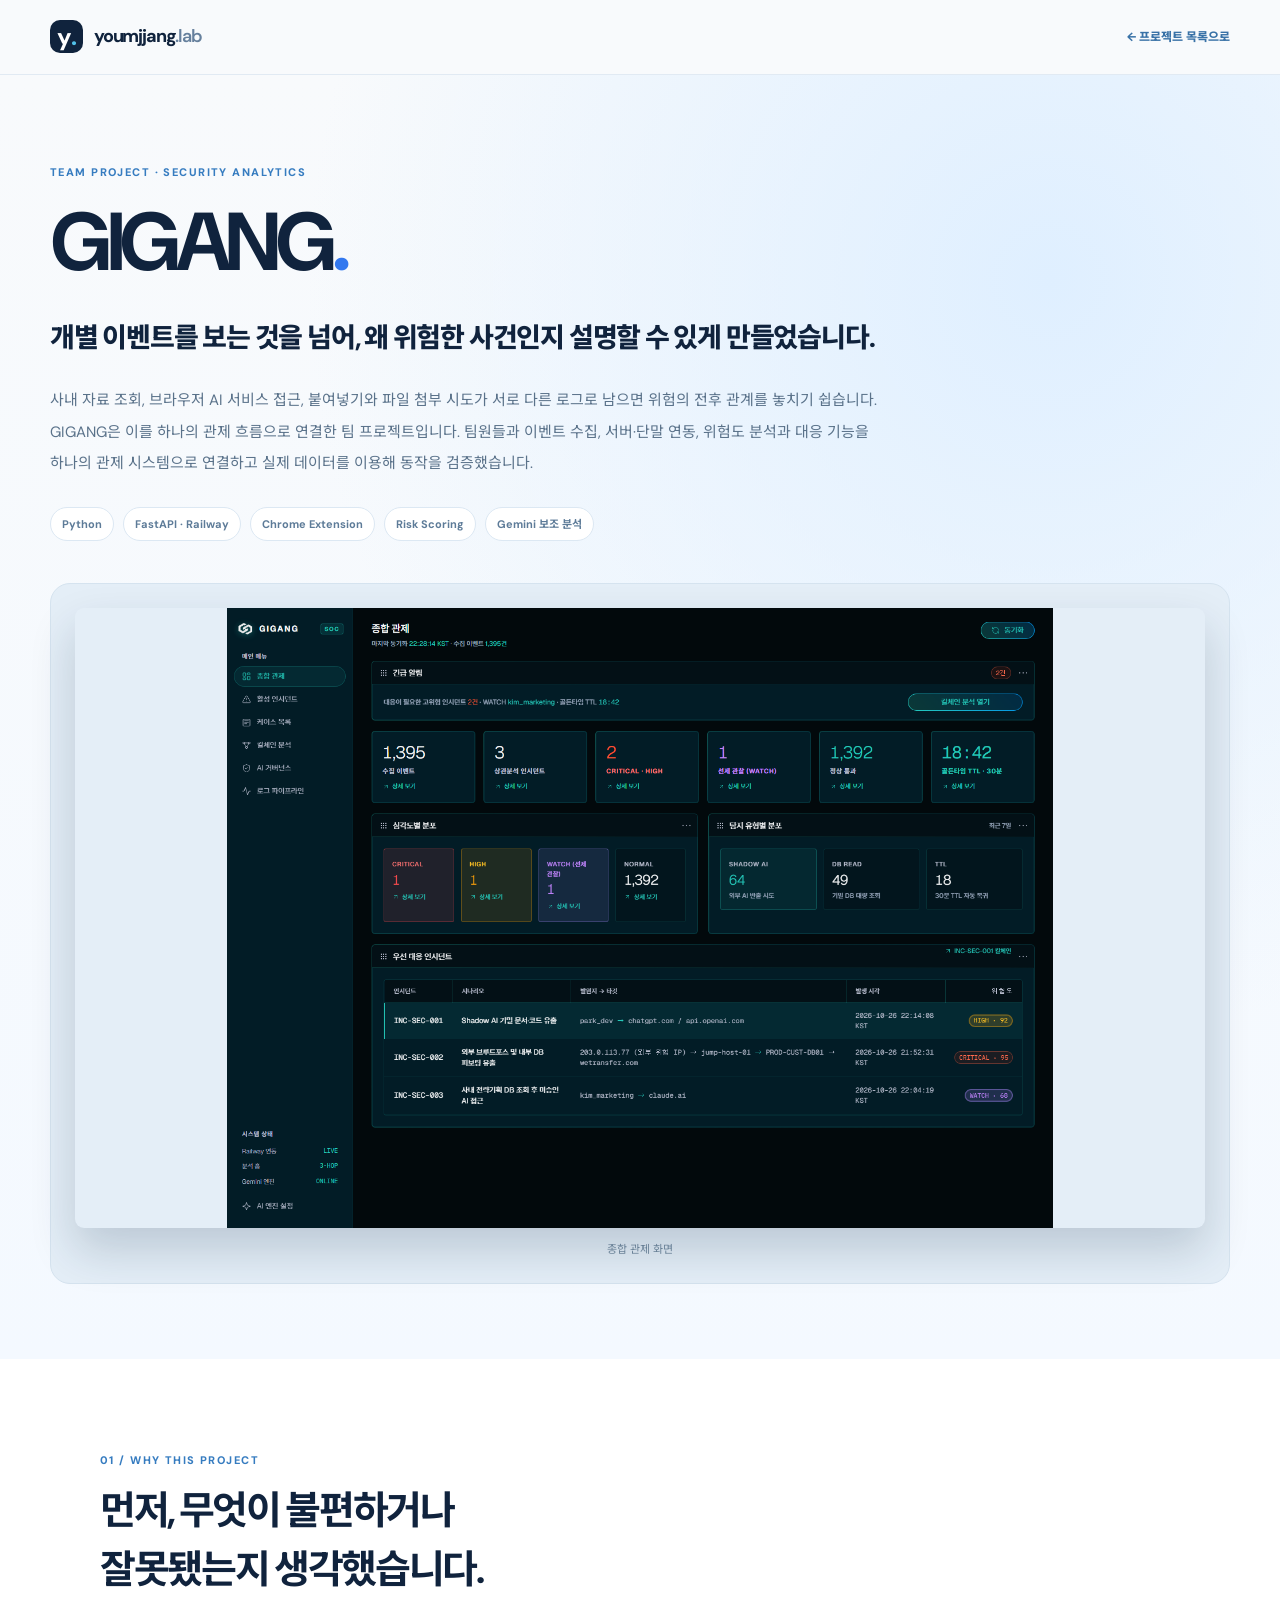
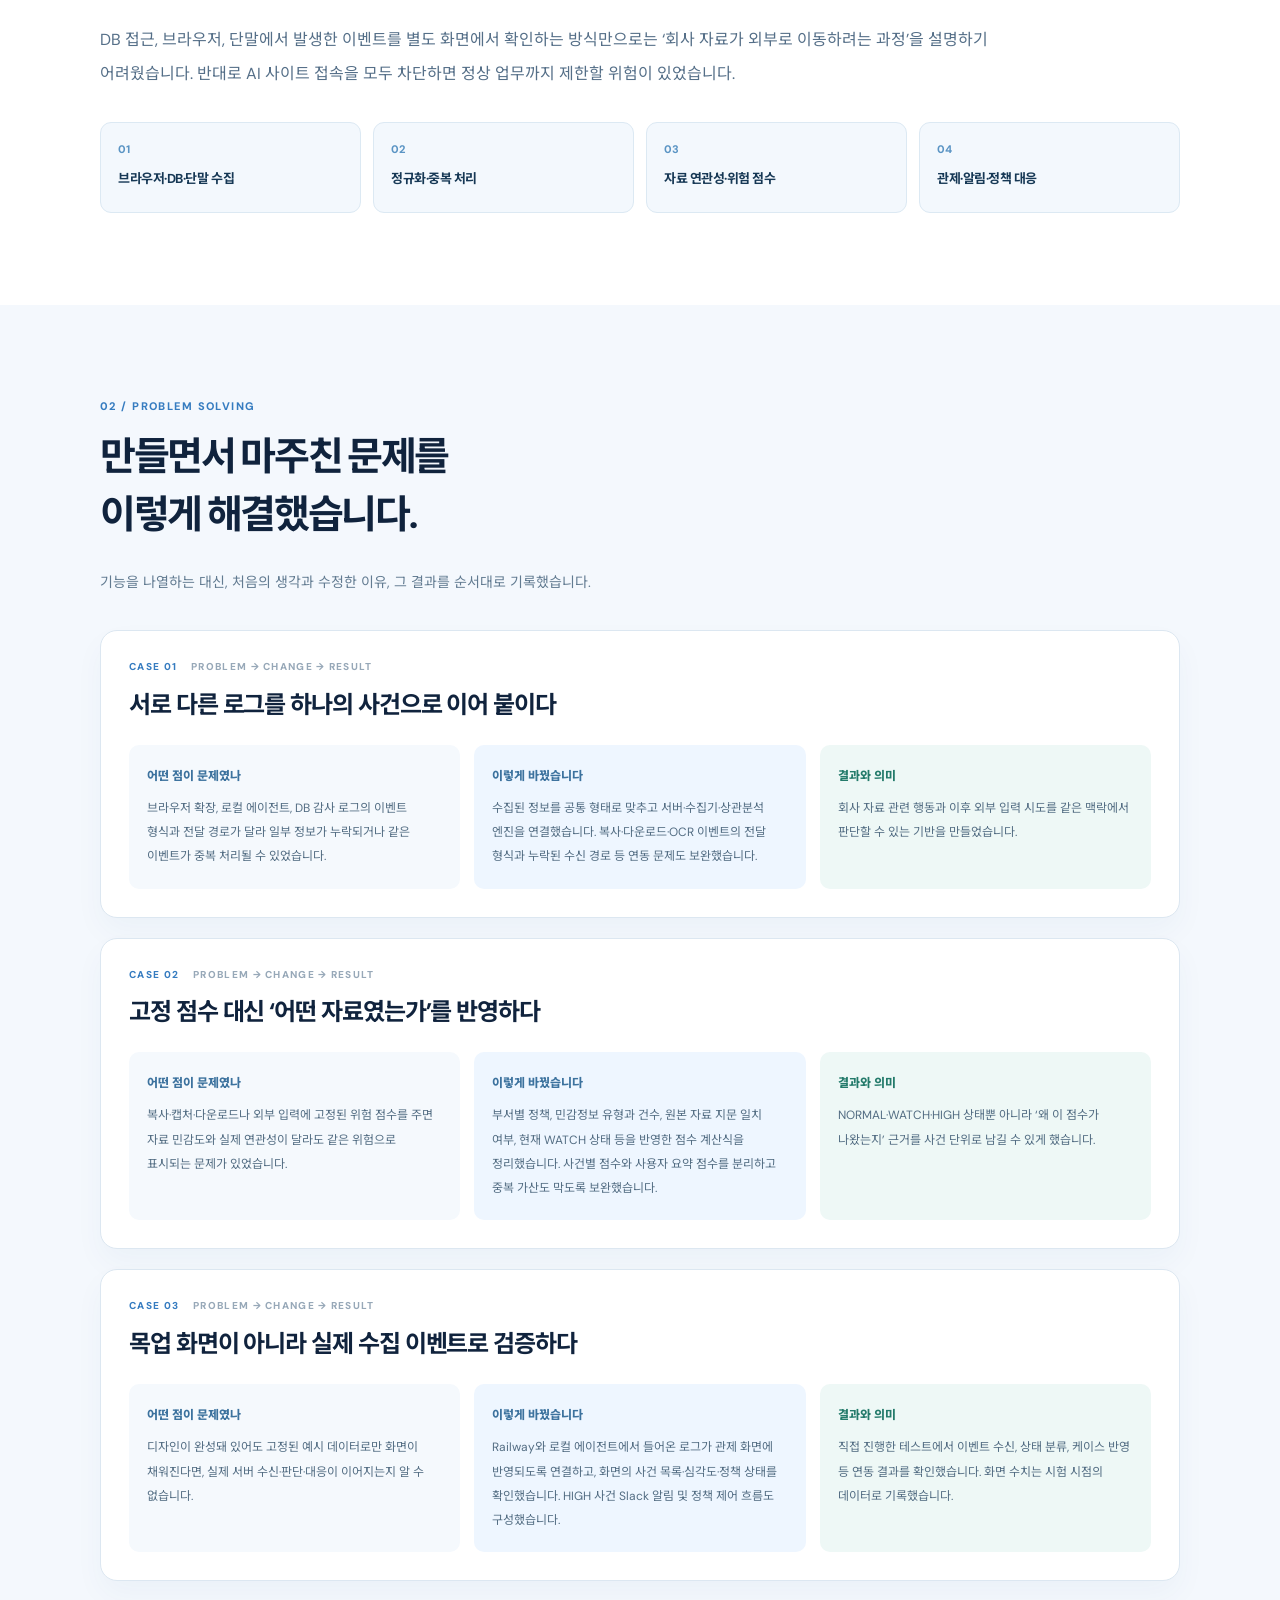
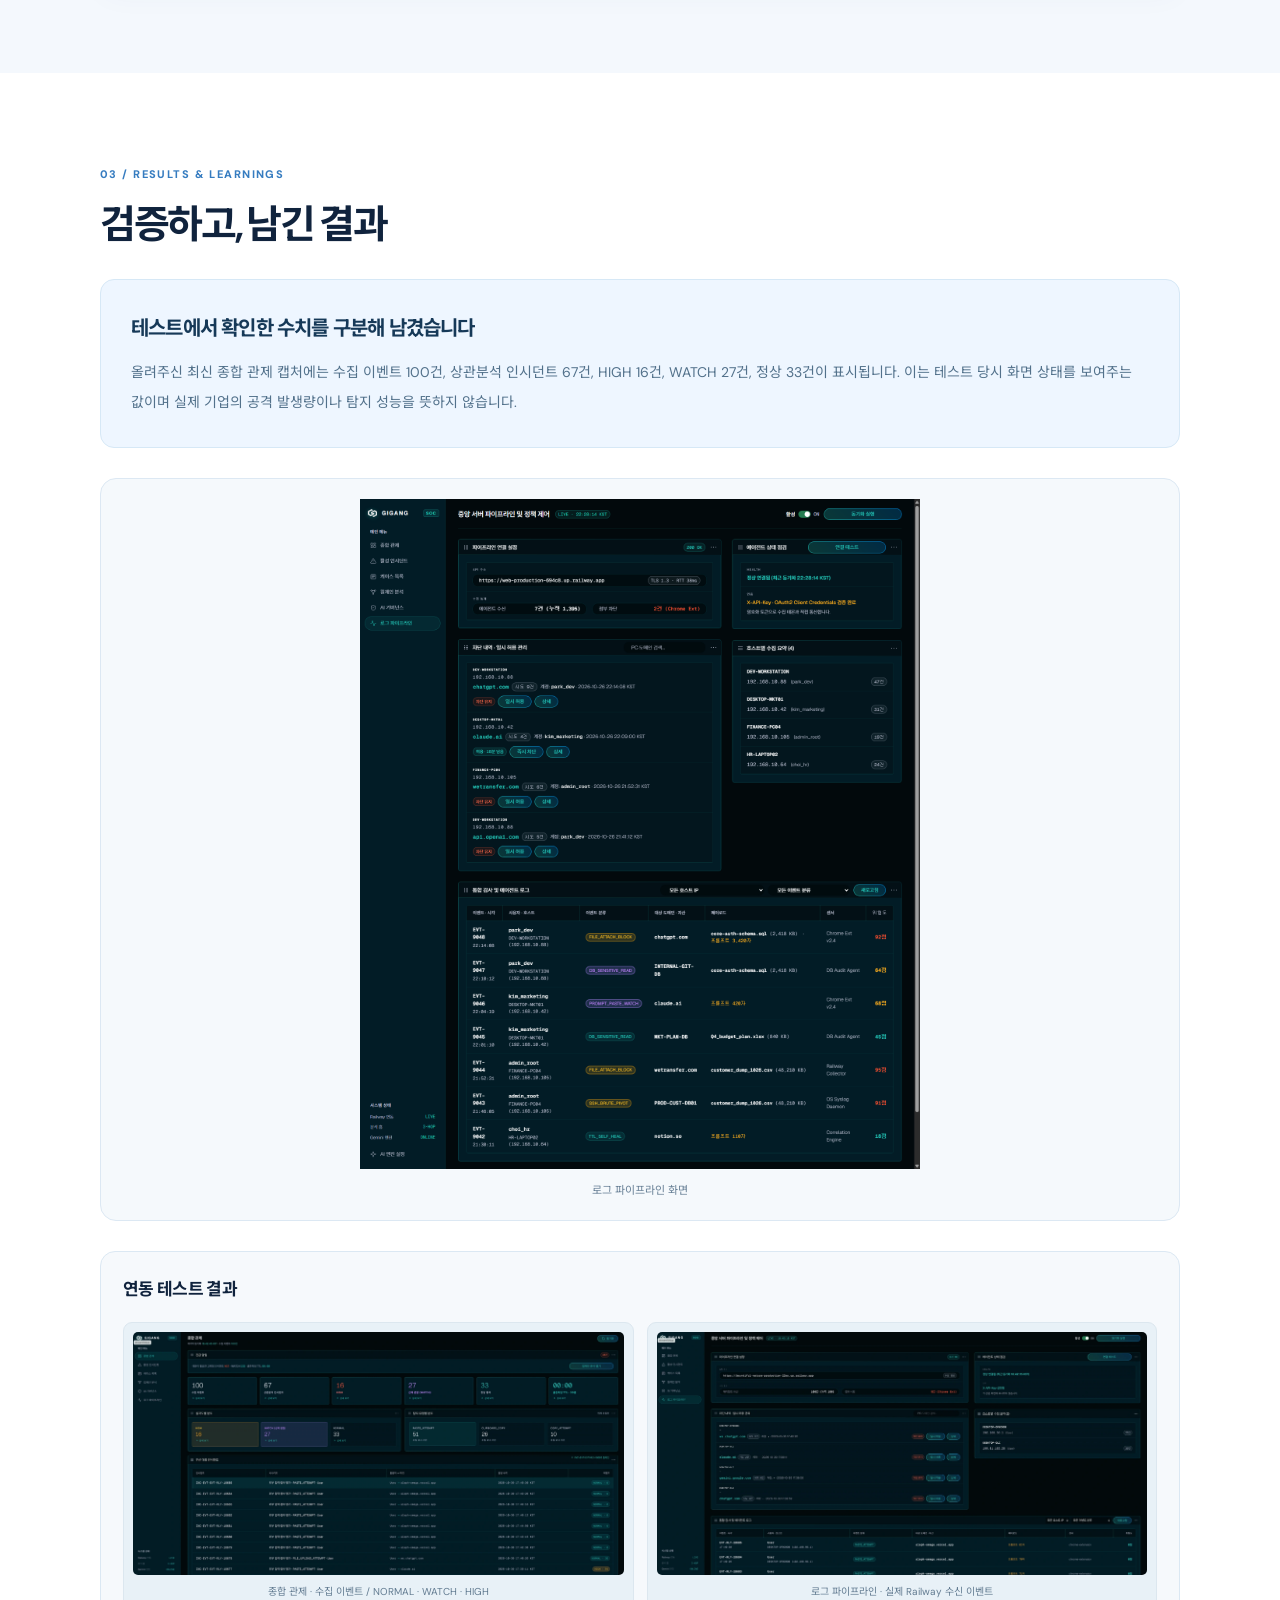
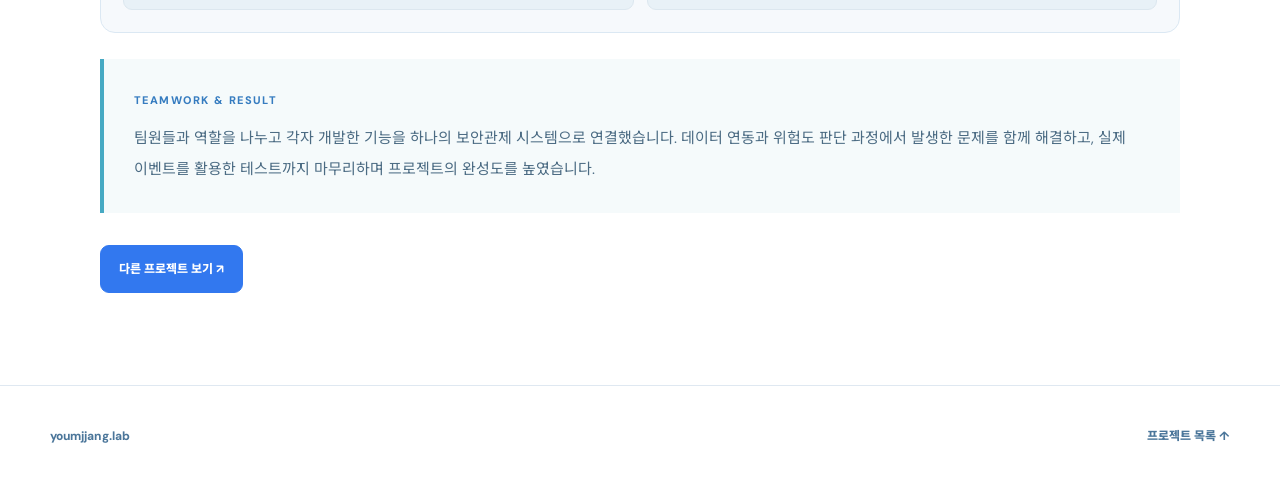
<file: gigang.html>
<!doctype html>
<html lang="ko"><head><meta charset="utf-8"><meta name="viewport" content="width=device-width,initial-scale=1"><meta name="theme-color" content="#f8fafc">
<meta name="description" content="GIGANG 프로젝트에서 고민한 문제, 구현과 개선 과정, 결과를 소개합니다.">
<title>GIGANG | 문제 해결 과정 — youmjjang.lab</title>
<link rel="preconnect" href="https://fonts.googleapis.com"><link rel="preconnect" href="https://fonts.gstatic.com" crossorigin>
<link href="https://fonts.googleapis.com/css2?family=DM+Sans:wght@400;500;600;700;800&family=Noto+Sans+KR:wght@400;500;600;700;800&display=swap" rel="stylesheet">
<link rel="stylesheet" href="./styles.css"><link rel="stylesheet" href="./project-detail.css"></head>
<body>
<a class="skip" href="#story-main">본문으로 건너뛰기</a>
<header class="story-header"><div class="wrap story-header-inner"><a class="brand" href="./index.html"><span class="brand-icon">y<span>.</span></span>youmjjang<span class="brand-light">.lab</span></a><a class="story-back" href="./index.html#projects">← 프로젝트 목록으로</a></div></header>
<main id="story-main"><section class="story-hero"><div class="wrap">
<div class="story-eyebrow">TEAM PROJECT · SECURITY ANALYTICS</div><h1>GIGANG<span>.</span></h1>
<p class="story-subtitle">개별 이벤트를 보는 것을 넘어, 왜 위험한 사건인지 설명할 수 있게 만들었습니다.</p><p class="story-intro">사내 자료 조회, 브라우저 AI 서비스 접근, 붙여넣기와 파일 첨부 시도가 서로 다른 로그로 남으면 위험의 전후 관계를 놓치기 쉽습니다. GIGANG은 이를 하나의 관제 흐름으로 연결한 팀 프로젝트입니다. 팀원들과 이벤트 수집, 서버·단말 연동, 위험도 분석과 대응 기능을 하나의 관제 시스템으로 연결하고 실제 데이터를 이용해 동작을 검증했습니다.</p>
<div class="story-tags"><span>Python</span><span>FastAPI · Railway</span><span>Chrome Extension</span><span>Risk Scoring</span><span>Gemini 보조 분석</span></div>
<figure class="story-hero-figure"><img src="./assets/gigang-overview-hd.png" alt="GIGANG 종합 관제 고화질 실제 화면" loading="eager"><figcaption>종합 관제 화면</figcaption></figure>
</div></section>
<section class="story-section"><div class="wrap story-width"><div class="story-label">01 / WHY THIS PROJECT</div>
<h2>먼저, 무엇이 불편하거나<br>잘못됐는지 생각했습니다.</h2>
<p class="story-lead">DB 접근, 브라우저, 단말에서 발생한 이벤트를 별도 화면에서 확인하는 방식만으로는 ‘회사 자료가 외부로 이동하려는 과정’을 설명하기 어려웠습니다. 반대로 AI 사이트 접속을 모두 차단하면 정상 업무까지 제한할 위험이 있었습니다.</p>
<div class="story-flow"><div><small>01</small><b>브라우저·DB·단말 수집</b></div><div><small>02</small><b>정규화·중복 처리</b></div><div><small>03</small><b>자료 연관성·위험 점수</b></div><div><small>04</small><b>관제·알림·정책 대응</b></div></div></div></section>
<section class="story-section story-section-alt"><div class="wrap story-width"><div class="story-label">02 / PROBLEM SOLVING</div>
<h2>만들면서 마주친 문제를<br>이렇게 해결했습니다.</h2>
<p class="story-section-intro">기능을 나열하는 대신, 처음의 생각과 수정한 이유, 그 결과를 순서대로 기록했습니다.</p>
<div class="story-cases"><article class="story-case"><div class="story-case-number">CASE 01 <span>PROBLEM → CHANGE → RESULT</span></div><h3>서로 다른 로그를 하나의 사건으로 이어 붙이다</h3><div class="story-case-steps"><div><span>어떤 점이 문제였나</span><p>브라우저 확장, 로컬 에이전트, DB 감사 로그의 이벤트 형식과 전달 경로가 달라 일부 정보가 누락되거나 같은 이벤트가 중복 처리될 수 있었습니다.</p></div><div><span>이렇게 바꿨습니다</span><p>수집된 정보를 공통 형태로 맞추고 서버·수집기·상관분석 엔진을 연결했습니다. 복사·다운로드·OCR 이벤트의 전달 형식과 누락된 수신 경로 등 연동 문제도 보완했습니다.</p></div><div><span>결과와 의미</span><p>회사 자료 관련 행동과 이후 외부 입력 시도를 같은 맥락에서 판단할 수 있는 기반을 만들었습니다.</p></div></div></article>
<article class="story-case"><div class="story-case-number">CASE 02 <span>PROBLEM → CHANGE → RESULT</span></div><h3>고정 점수 대신 ‘어떤 자료였는가’를 반영하다</h3><div class="story-case-steps"><div><span>어떤 점이 문제였나</span><p>복사·캡처·다운로드나 외부 입력에 고정된 위험 점수를 주면 자료 민감도와 실제 연관성이 달라도 같은 위험으로 표시되는 문제가 있었습니다.</p></div><div><span>이렇게 바꿨습니다</span><p>부서별 정책, 민감정보 유형과 건수, 원본 자료 지문 일치 여부, 현재 WATCH 상태 등을 반영한 점수 계산식을 정리했습니다. 사건별 점수와 사용자 요약 점수를 분리하고 중복 가산도 막도록 보완했습니다.</p></div><div><span>결과와 의미</span><p>NORMAL·WATCH·HIGH 상태뿐 아니라 ‘왜 이 점수가 나왔는지’ 근거를 사건 단위로 남길 수 있게 했습니다.</p></div></div></article>
<article class="story-case"><div class="story-case-number">CASE 03 <span>PROBLEM → CHANGE → RESULT</span></div><h3>목업 화면이 아니라 실제 수집 이벤트로 검증하다</h3><div class="story-case-steps"><div><span>어떤 점이 문제였나</span><p>디자인이 완성돼 있어도 고정된 예시 데이터로만 화면이 채워진다면, 실제 서버 수신·판단·대응이 이어지는지 알 수 없습니다.</p></div><div><span>이렇게 바꿨습니다</span><p>Railway와 로컬 에이전트에서 들어온 로그가 관제 화면에 반영되도록 연결하고, 화면의 사건 목록·심각도·정책 상태를 확인했습니다. HIGH 사건 Slack 알림 및 정책 제어 흐름도 구성했습니다.</p></div><div><span>결과와 의미</span><p>직접 진행한 테스트에서 이벤트 수신, 상태 분류, 케이스 반영 등 연동 결과를 확인했습니다. 화면 수치는 시험 시점의 데이터로 기록했습니다.</p></div></div></article></div></div></section>
<section class="story-section"><div class="wrap story-width"><div class="story-label">03 / RESULTS & LEARNINGS</div>
<h2>검증하고, 남긴 결과</h2><div class="story-result"><h3>테스트에서 확인한 수치를 구분해 남겼습니다</h3><p>올려주신 최신 종합 관제 캡처에는 수집 이벤트 100건, 상관분석 인시던트 67건, HIGH 16건, WATCH 27건, 정상 33건이 표시됩니다. 이는 테스트 당시 화면 상태를 보여주는 값이며 실제 기업의 공격 발생량이나 탐지 성능을 뜻하지 않습니다.</p></div>
<figure class="story-secondary"><img src="./assets/gigang-pipeline-hd.png" loading="lazy" alt="GIGANG 로그 파이프라인 고화질 실제 화면"><figcaption>로그 파이프라인 화면</figcaption></figure>
<div class="test-photos"><h3>연동 테스트 결과</h3>

<div class="test-photos-grid">
<figure><img src="./assets/gigang-overview-test-hd.webp" loading="lazy" alt="2026년 10월 30일 GIGANG 종합 관제 테스트"><figcaption>종합 관제 · 수집 이벤트 / NORMAL · WATCH · HIGH</figcaption></figure>
<figure><img src="./assets/gigang-pipeline-test-hd.webp" loading="lazy" alt="2026년 10월 30일 GIGANG 파이프라인 테스트"><figcaption>로그 파이프라인 · 실제 Railway 수신 이벤트</figcaption></figure>
</div></div><div class="story-reflection"><span>TEAMWORK & RESULT</span><p>팀원들과 역할을 나누고 각자 개발한 기능을 하나의 보안관제 시스템으로 연결했습니다. 데이터 연동과 위험도 판단 과정에서 발생한 문제를 함께 해결하고, 실제 이벤트를 활용한 테스트까지 마무리하며 프로젝트의 완성도를 높였습니다.</p></div>
<div class="story-cta"><a class="story-button story-button-primary" href="./index.html#projects">다른 프로젝트 보기 ↗</a></div>
</div></section>
</main><footer class="story-footer"><div class="wrap"><a href="./index.html">youmjjang.lab</a><a href="./index.html#projects">프로젝트 목록 ↑</a></div></footer>
</body></html>
</file>
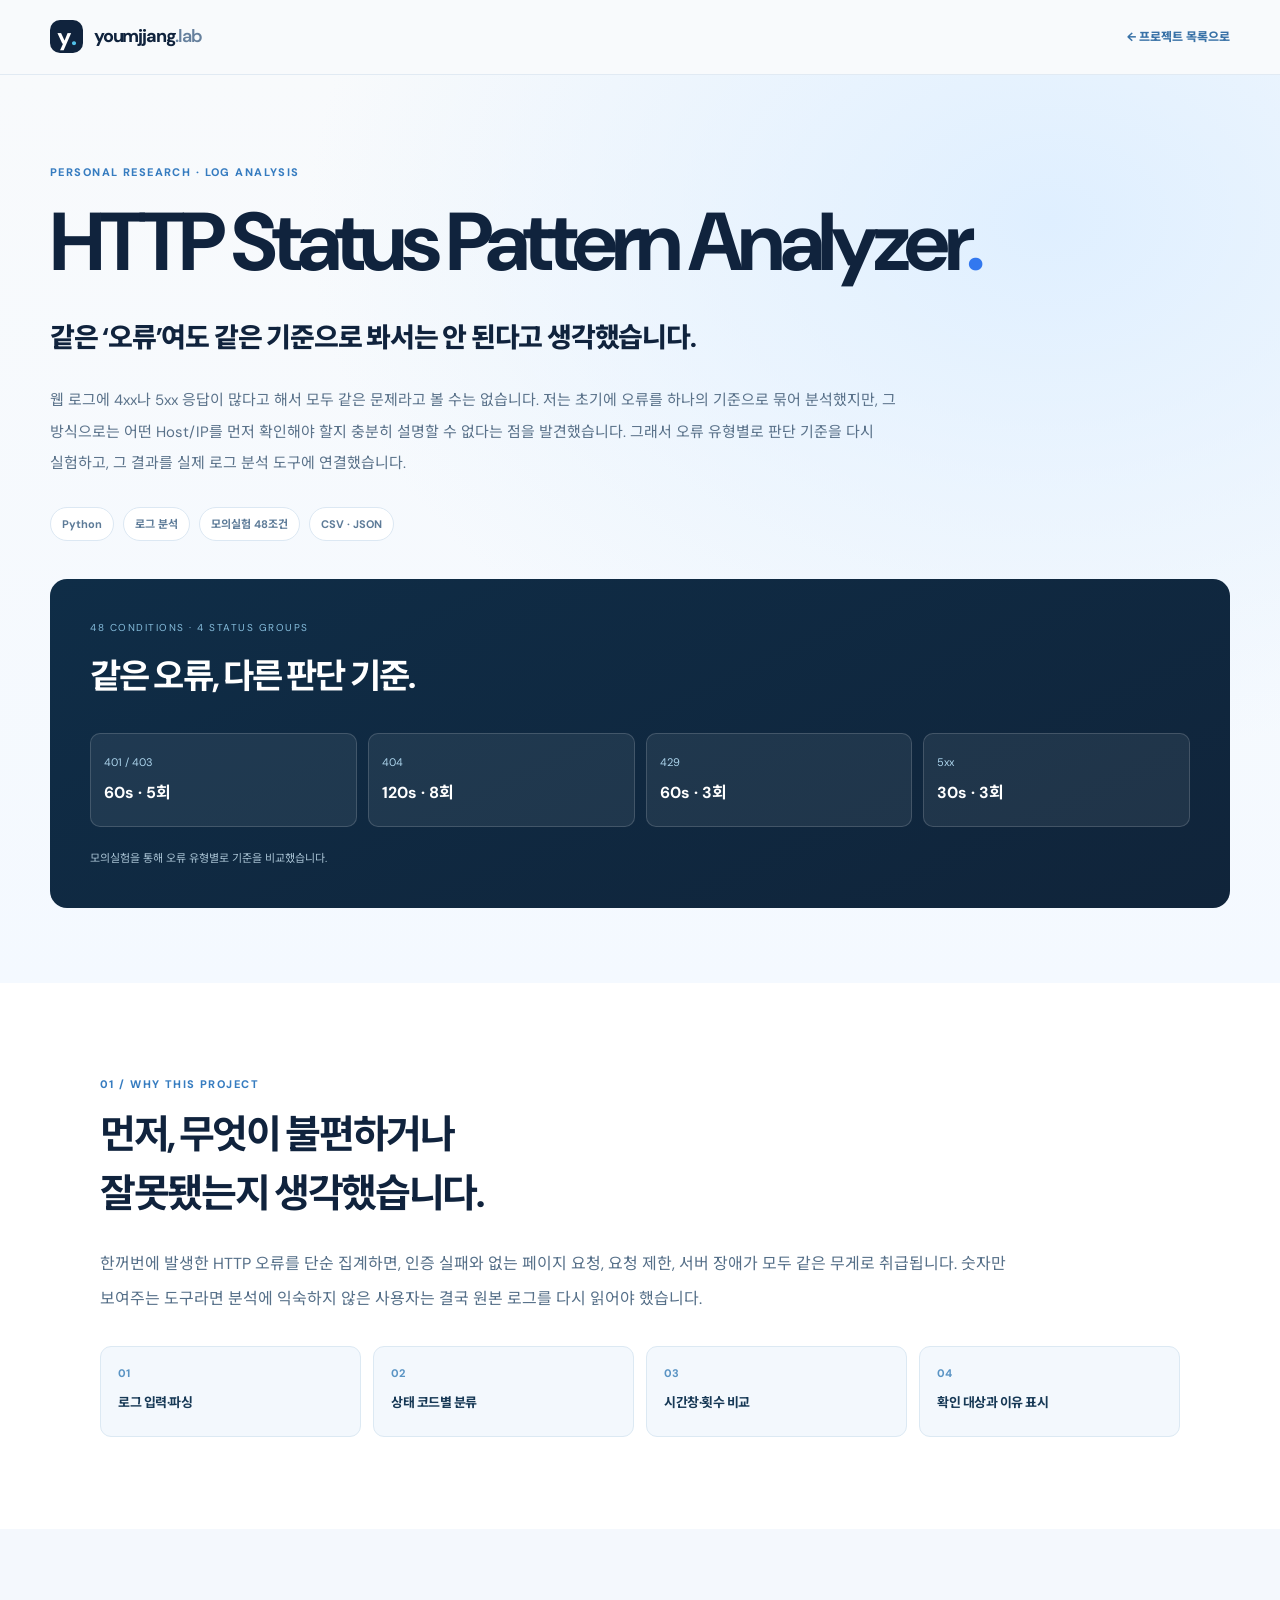
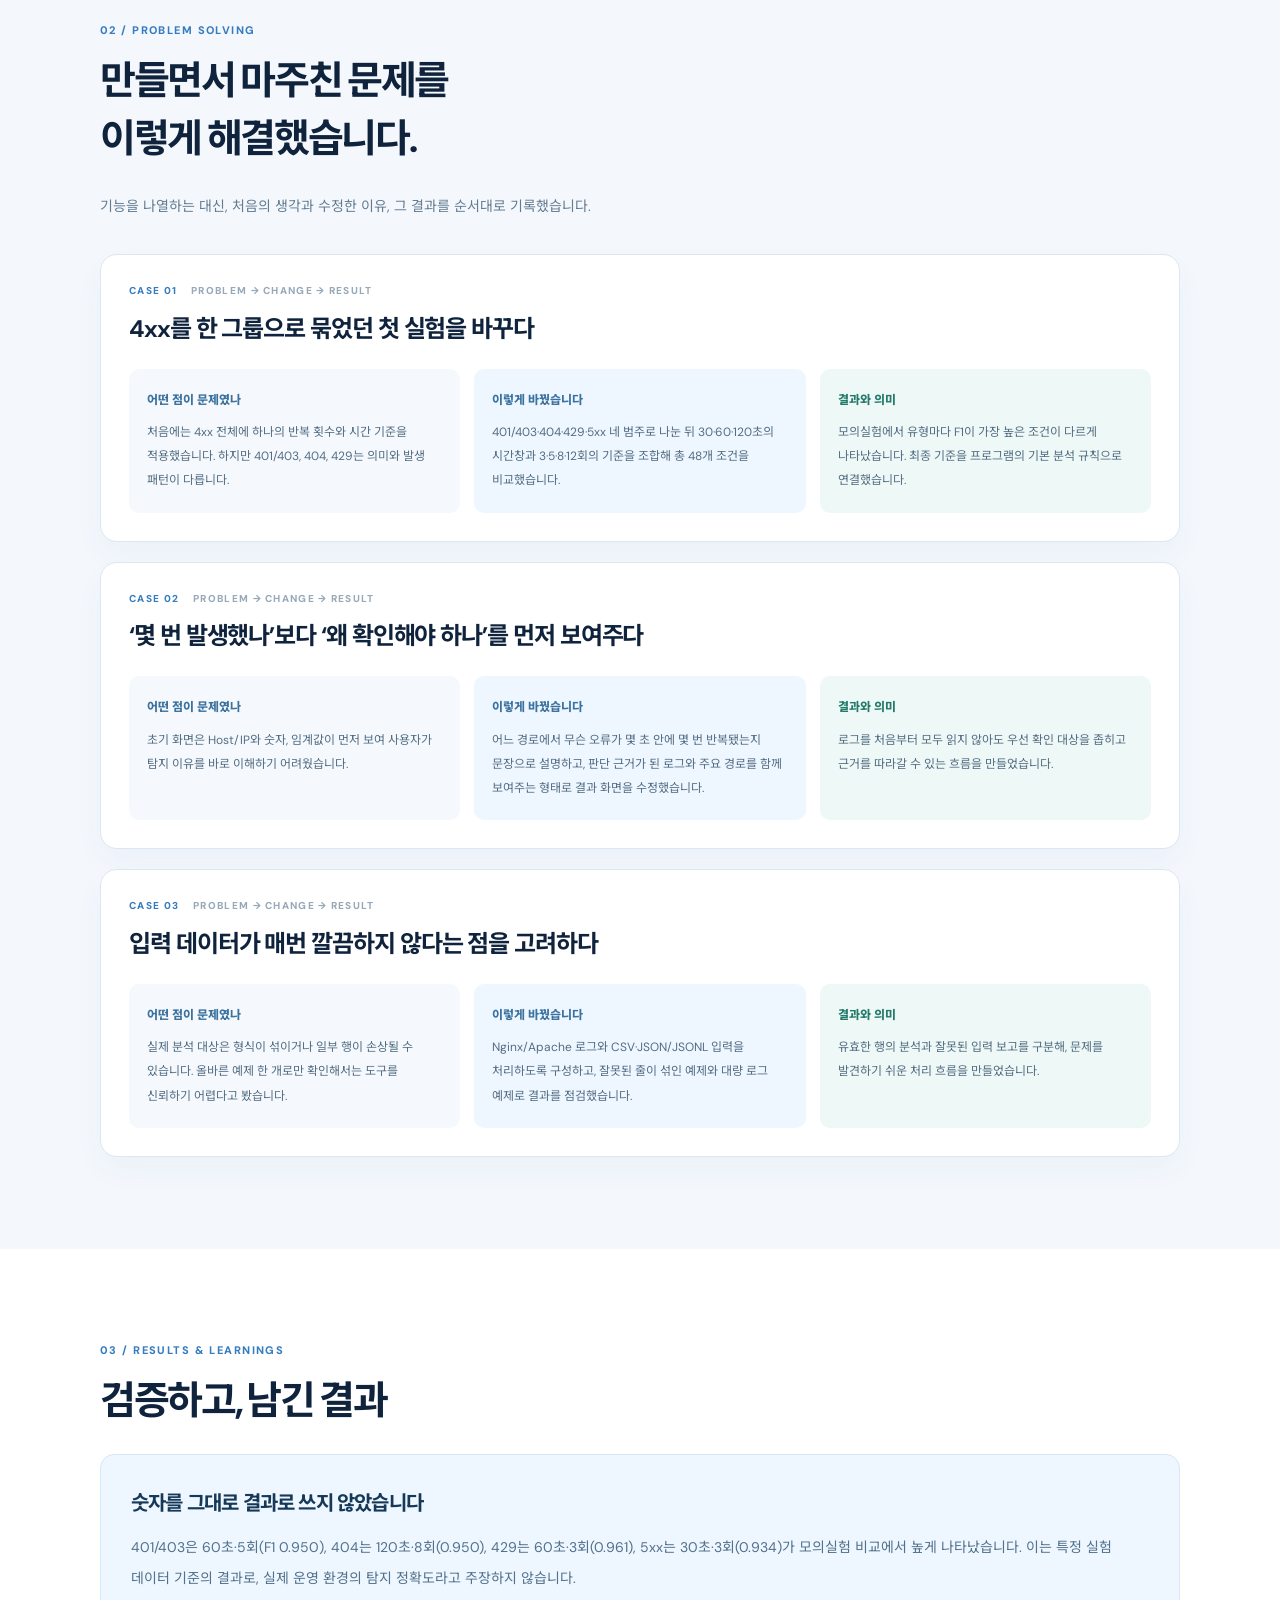
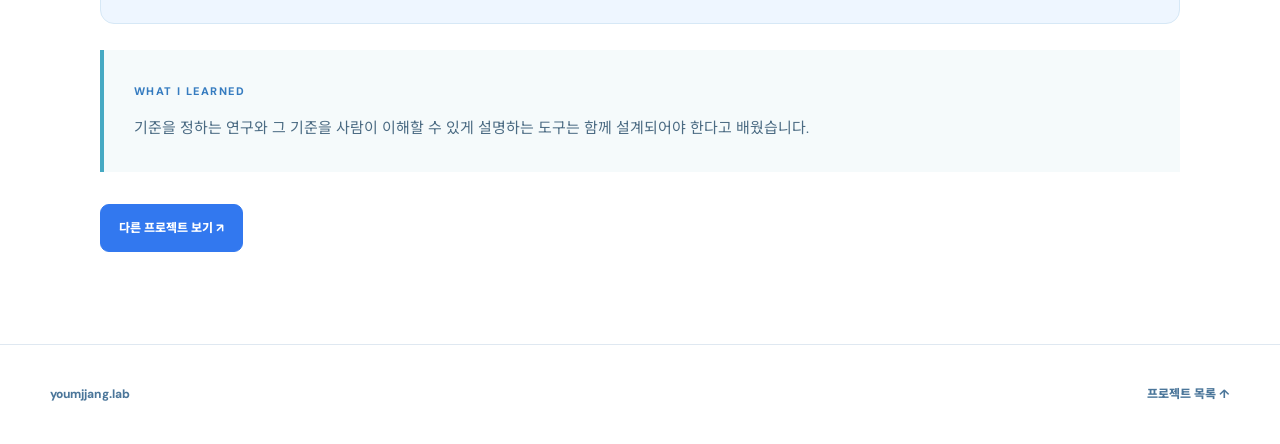
<file: http-status-pattern-analyzer.html>
<!doctype html>
<html lang="ko"><head><meta charset="utf-8"><meta name="viewport" content="width=device-width,initial-scale=1"><meta name="theme-color" content="#f8fafc">
<meta name="description" content="HTTP Status Pattern Analyzer 프로젝트에서 고민한 문제, 구현과 개선 과정, 결과를 소개합니다.">
<title>HTTP Status Pattern Analyzer | 문제 해결 과정 — youmjjang.lab</title>
<link rel="preconnect" href="https://fonts.googleapis.com"><link rel="preconnect" href="https://fonts.gstatic.com" crossorigin>
<link href="https://fonts.googleapis.com/css2?family=DM+Sans:wght@400;500;600;700;800&family=Noto+Sans+KR:wght@400;500;600;700;800&display=swap" rel="stylesheet">
<link rel="stylesheet" href="./styles.css"><link rel="stylesheet" href="./project-detail.css"></head>
<body>
<a class="skip" href="#story-main">본문으로 건너뛰기</a>
<header class="story-header"><div class="wrap story-header-inner"><a class="brand" href="./index.html"><span class="brand-icon">y<span>.</span></span>youmjjang<span class="brand-light">.lab</span></a><a class="story-back" href="./index.html#projects">← 프로젝트 목록으로</a></div></header>
<main id="story-main"><section class="story-hero"><div class="wrap">
<div class="story-eyebrow">PERSONAL RESEARCH · LOG ANALYSIS</div><h1>HTTP Status Pattern Analyzer<span>.</span></h1>
<p class="story-subtitle">같은 ‘오류’여도 같은 기준으로 봐서는 안 된다고 생각했습니다.</p><p class="story-intro">웹 로그에 4xx나 5xx 응답이 많다고 해서 모두 같은 문제라고 볼 수는 없습니다. 저는 초기에 오류를 하나의 기준으로 묶어 분석했지만, 그 방식으로는 어떤 Host/IP를 먼저 확인해야 할지 충분히 설명할 수 없다는 점을 발견했습니다. 그래서 오류 유형별로 판단 기준을 다시 실험하고, 그 결과를 실제 로그 분석 도구에 연결했습니다.</p>
<div class="story-tags"><span>Python</span><span>로그 분석</span><span>모의실험 48조건</span><span>CSV · JSON</span></div>
<div class="story-visual"><div class="story-visual-eyebrow">48 CONDITIONS · 4 STATUS GROUPS</div><h2>같은 오류, 다른 판단 기준.</h2><div class="story-visual-grid"><div><span>401 / 403</span><b>60s · 5회</b></div><div><span>404</span><b>120s · 8회</b></div><div><span>429</span><b>60s · 3회</b></div><div><span>5xx</span><b>30s · 3회</b></div></div><p>모의실험을 통해 오류 유형별로 기준을 비교했습니다.</p></div>
</div></section>
<section class="story-section"><div class="wrap story-width"><div class="story-label">01 / WHY THIS PROJECT</div>
<h2>먼저, 무엇이 불편하거나<br>잘못됐는지 생각했습니다.</h2>
<p class="story-lead">한꺼번에 발생한 HTTP 오류를 단순 집계하면, 인증 실패와 없는 페이지 요청, 요청 제한, 서버 장애가 모두 같은 무게로 취급됩니다. 숫자만 보여주는 도구라면 분석에 익숙하지 않은 사용자는 결국 원본 로그를 다시 읽어야 했습니다.</p>
<div class="story-flow"><div><small>01</small><b>로그 입력·파싱</b></div><div><small>02</small><b>상태 코드별 분류</b></div><div><small>03</small><b>시간창·횟수 비교</b></div><div><small>04</small><b>확인 대상과 이유 표시</b></div></div></div></section>
<section class="story-section story-section-alt"><div class="wrap story-width"><div class="story-label">02 / PROBLEM SOLVING</div>
<h2>만들면서 마주친 문제를<br>이렇게 해결했습니다.</h2>
<p class="story-section-intro">기능을 나열하는 대신, 처음의 생각과 수정한 이유, 그 결과를 순서대로 기록했습니다.</p>
<div class="story-cases"><article class="story-case"><div class="story-case-number">CASE 01 <span>PROBLEM → CHANGE → RESULT</span></div><h3>4xx를 한 그룹으로 묶었던 첫 실험을 바꾸다</h3><div class="story-case-steps"><div><span>어떤 점이 문제였나</span><p>처음에는 4xx 전체에 하나의 반복 횟수와 시간 기준을 적용했습니다. 하지만 401/403, 404, 429는 의미와 발생 패턴이 다릅니다.</p></div><div><span>이렇게 바꿨습니다</span><p>401/403·404·429·5xx 네 범주로 나눈 뒤 30·60·120초의 시간창과 3·5·8·12회의 기준을 조합해 총 48개 조건을 비교했습니다.</p></div><div><span>결과와 의미</span><p>모의실험에서 유형마다 F1이 가장 높은 조건이 다르게 나타났습니다. 최종 기준을 프로그램의 기본 분석 규칙으로 연결했습니다.</p></div></div></article>
<article class="story-case"><div class="story-case-number">CASE 02 <span>PROBLEM → CHANGE → RESULT</span></div><h3>‘몇 번 발생했나’보다 ‘왜 확인해야 하나’를 먼저 보여주다</h3><div class="story-case-steps"><div><span>어떤 점이 문제였나</span><p>초기 화면은 Host/IP와 숫자, 임계값이 먼저 보여 사용자가 탐지 이유를 바로 이해하기 어려웠습니다.</p></div><div><span>이렇게 바꿨습니다</span><p>어느 경로에서 무슨 오류가 몇 초 안에 몇 번 반복됐는지 문장으로 설명하고, 판단 근거가 된 로그와 주요 경로를 함께 보여주는 형태로 결과 화면을 수정했습니다.</p></div><div><span>결과와 의미</span><p>로그를 처음부터 모두 읽지 않아도 우선 확인 대상을 좁히고 근거를 따라갈 수 있는 흐름을 만들었습니다.</p></div></div></article>
<article class="story-case"><div class="story-case-number">CASE 03 <span>PROBLEM → CHANGE → RESULT</span></div><h3>입력 데이터가 매번 깔끔하지 않다는 점을 고려하다</h3><div class="story-case-steps"><div><span>어떤 점이 문제였나</span><p>실제 분석 대상은 형식이 섞이거나 일부 행이 손상될 수 있습니다. 올바른 예제 한 개로만 확인해서는 도구를 신뢰하기 어렵다고 봤습니다.</p></div><div><span>이렇게 바꿨습니다</span><p>Nginx/Apache 로그와 CSV·JSON/JSONL 입력을 처리하도록 구성하고, 잘못된 줄이 섞인 예제와 대량 로그 예제로 결과를 점검했습니다.</p></div><div><span>결과와 의미</span><p>유효한 행의 분석과 잘못된 입력 보고를 구분해, 문제를 발견하기 쉬운 처리 흐름을 만들었습니다.</p></div></div></article></div></div></section>
<section class="story-section"><div class="wrap story-width"><div class="story-label">03 / RESULTS & LEARNINGS</div>
<h2>검증하고, 남긴 결과</h2><div class="story-result"><h3>숫자를 그대로 결과로 쓰지 않았습니다</h3><p>401/403은 60초·5회(F1 0.950), 404는 120초·8회(0.950), 429는 60초·3회(0.961), 5xx는 30초·3회(0.934)가 모의실험 비교에서 높게 나타났습니다. 이는 특정 실험 데이터 기준의 결과로, 실제 운영 환경의 탐지 정확도라고 주장하지 않습니다.</p></div>
<div class="story-reflection"><span>WHAT I LEARNED</span><p>기준을 정하는 연구와 그 기준을 사람이 이해할 수 있게 설명하는 도구는 함께 설계되어야 한다고 배웠습니다.</p></div>
<div class="story-cta"><a class="story-button story-button-primary" href="./index.html#projects">다른 프로젝트 보기 ↗</a></div>
</div></section>
</main><footer class="story-footer"><div class="wrap"><a href="./index.html">youmjjang.lab</a><a href="./index.html#projects">프로젝트 목록 ↑</a></div></footer>
</body></html>
</file>
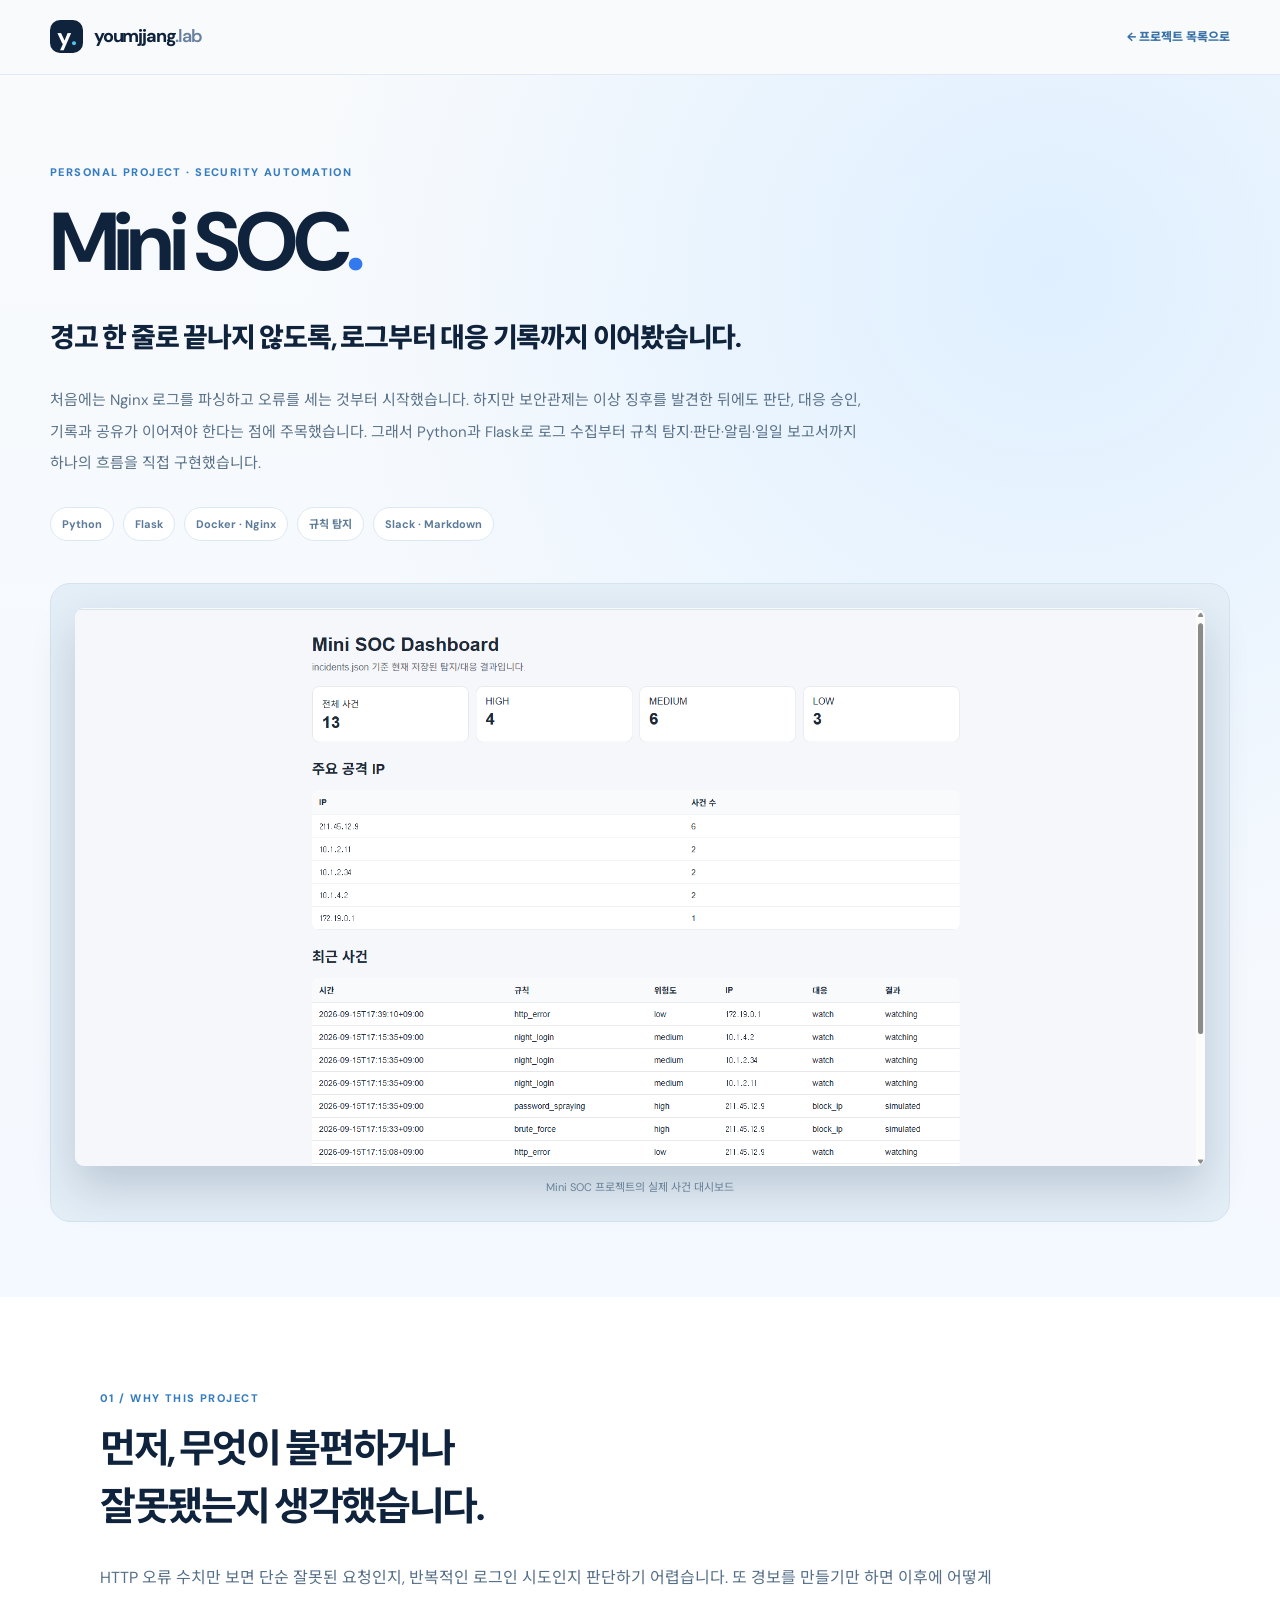
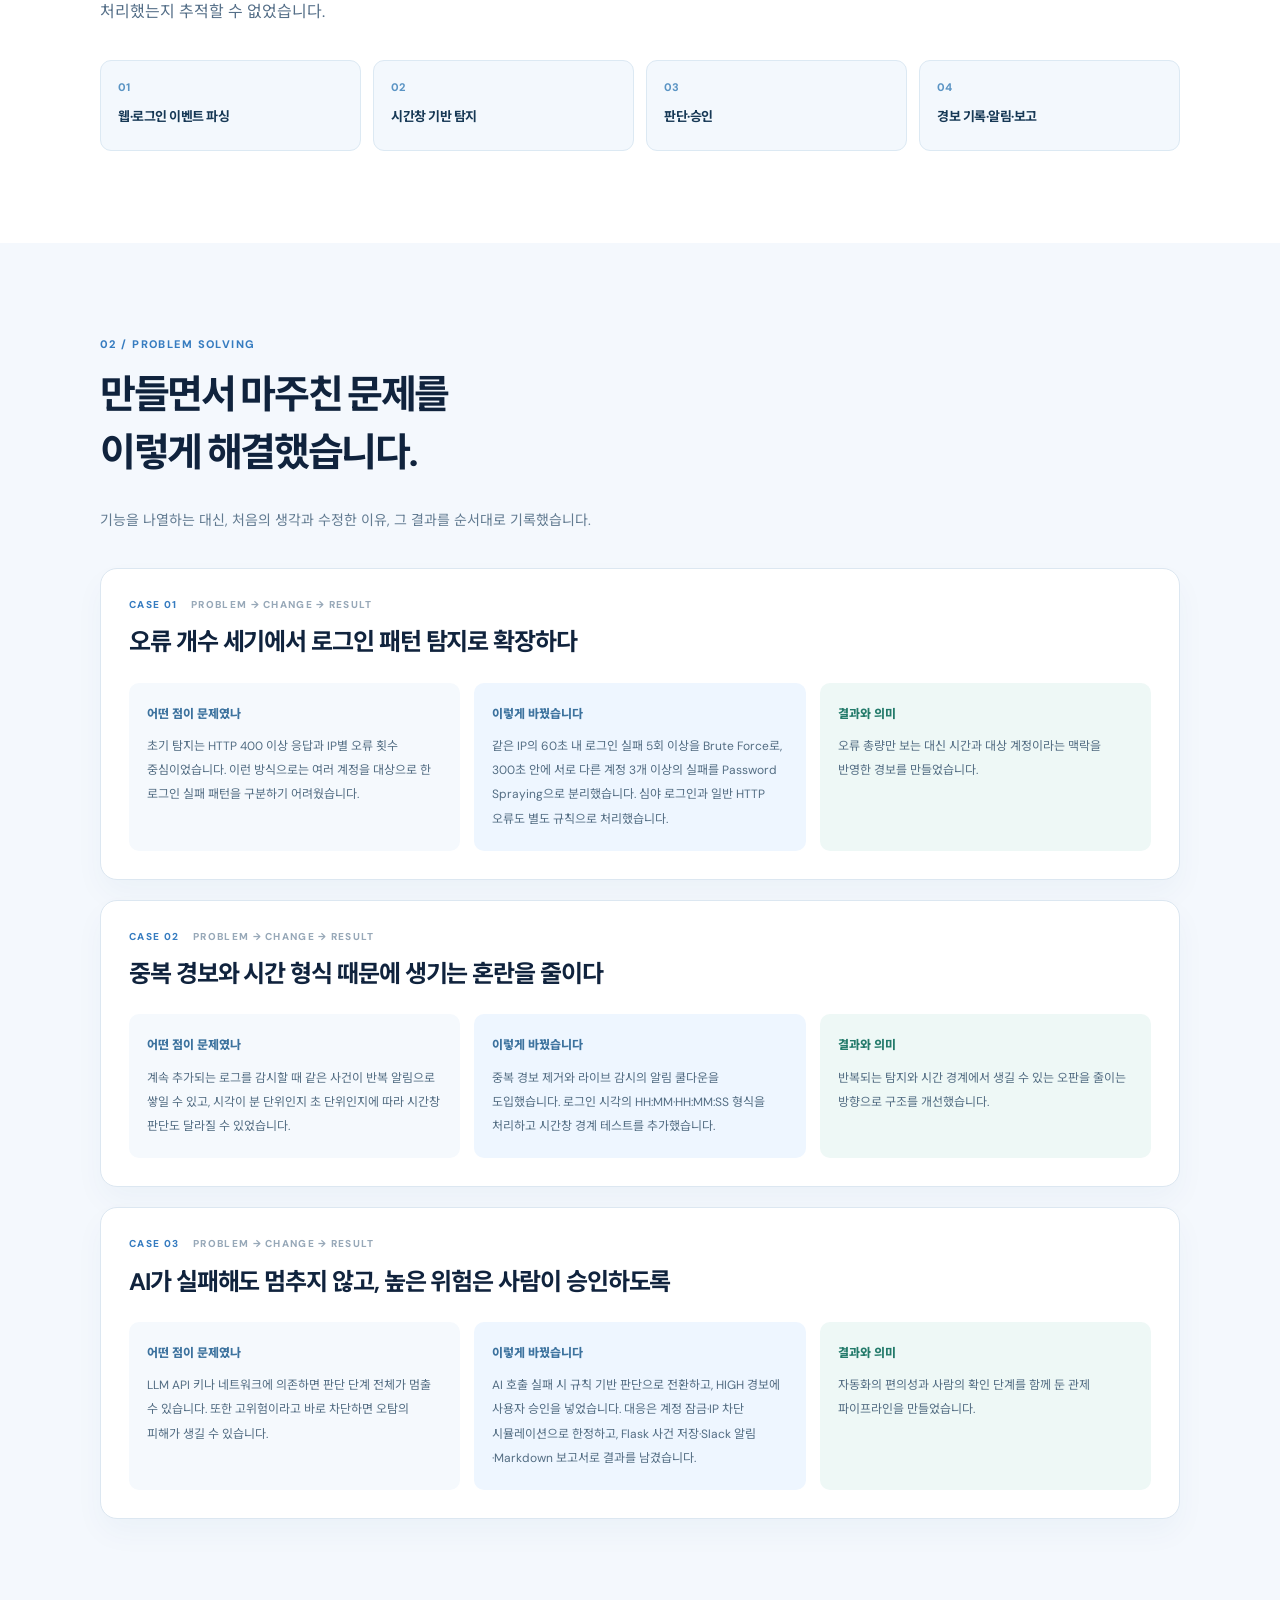
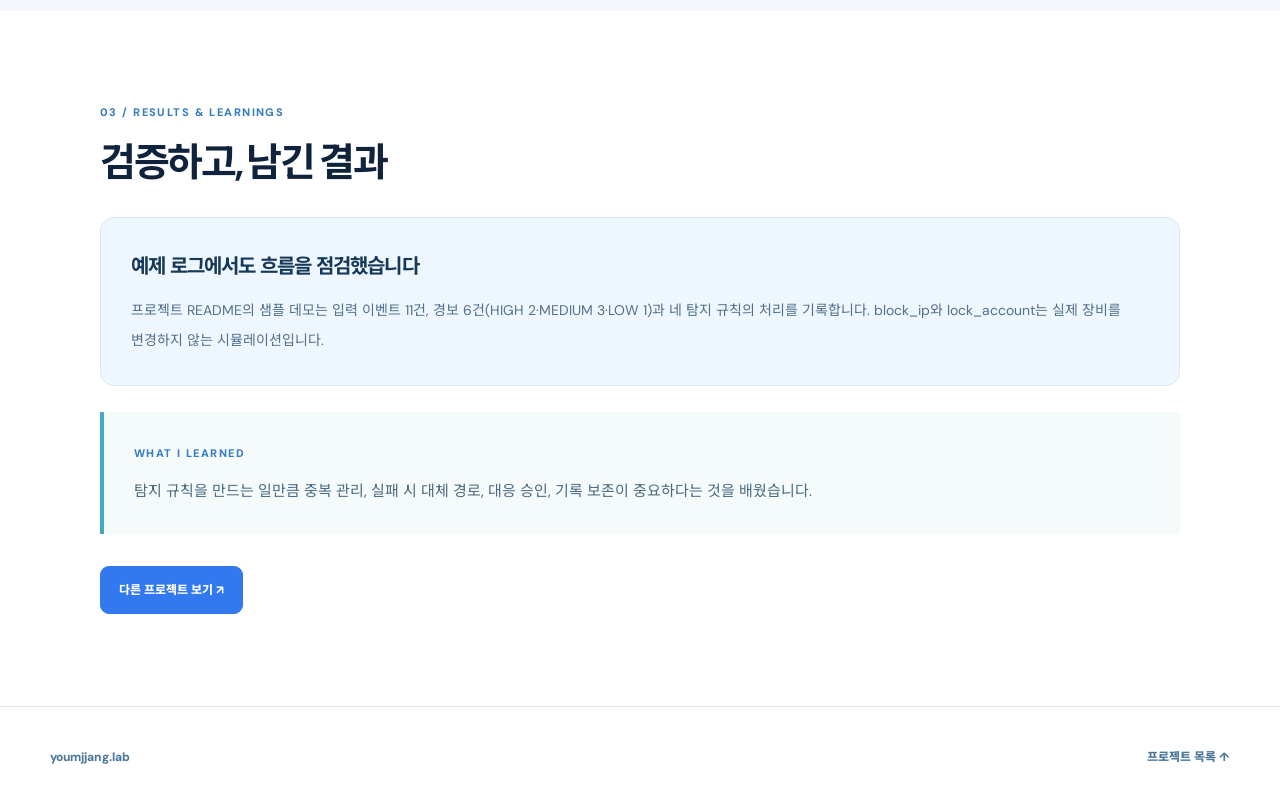
<file: mini-soc.html>
<!doctype html>
<html lang="ko"><head><meta charset="utf-8"><meta name="viewport" content="width=device-width,initial-scale=1"><meta name="theme-color" content="#f8fafc">
<meta name="description" content="Mini SOC 프로젝트에서 고민한 문제, 구현과 개선 과정, 결과를 소개합니다.">
<title>Mini SOC | 문제 해결 과정 — youmjjang.lab</title>
<link rel="preconnect" href="https://fonts.googleapis.com"><link rel="preconnect" href="https://fonts.gstatic.com" crossorigin>
<link href="https://fonts.googleapis.com/css2?family=DM+Sans:wght@400;500;600;700;800&family=Noto+Sans+KR:wght@400;500;600;700;800&display=swap" rel="stylesheet">
<link rel="stylesheet" href="./styles.css"><link rel="stylesheet" href="./project-detail.css"></head>
<body>
<a class="skip" href="#story-main">본문으로 건너뛰기</a>
<header class="story-header"><div class="wrap story-header-inner"><a class="brand" href="./index.html"><span class="brand-icon">y<span>.</span></span>youmjjang<span class="brand-light">.lab</span></a><a class="story-back" href="./index.html#projects">← 프로젝트 목록으로</a></div></header>
<main id="story-main"><section class="story-hero"><div class="wrap">
<div class="story-eyebrow">PERSONAL PROJECT · SECURITY AUTOMATION</div><h1>Mini SOC<span>.</span></h1>
<p class="story-subtitle">경고 한 줄로 끝나지 않도록, 로그부터 대응 기록까지 이어봤습니다.</p><p class="story-intro">처음에는 Nginx 로그를 파싱하고 오류를 세는 것부터 시작했습니다. 하지만 보안관제는 이상 징후를 발견한 뒤에도 판단, 대응 승인, 기록과 공유가 이어져야 한다는 점에 주목했습니다. 그래서 Python과 Flask로 로그 수집부터 규칙 탐지·판단·알림·일일 보고서까지 하나의 흐름을 직접 구현했습니다.</p>
<div class="story-tags"><span>Python</span><span>Flask</span><span>Docker · Nginx</span><span>규칙 탐지</span><span>Slack · Markdown</span></div>
<figure class="story-hero-figure"><img src="./assets/mini-soc-dashboard-cropped.svg" alt="Mini SOC 실제 대시보드 화면" loading="eager"><figcaption>Mini SOC 프로젝트의 실제 사건 대시보드</figcaption></figure>
</div></section>
<section class="story-section"><div class="wrap story-width"><div class="story-label">01 / WHY THIS PROJECT</div>
<h2>먼저, 무엇이 불편하거나<br>잘못됐는지 생각했습니다.</h2>
<p class="story-lead">HTTP 오류 수치만 보면 단순 잘못된 요청인지, 반복적인 로그인 시도인지 판단하기 어렵습니다. 또 경보를 만들기만 하면 이후에 어떻게 처리했는지 추적할 수 없었습니다.</p>
<div class="story-flow"><div><small>01</small><b>웹·로그인 이벤트 파싱</b></div><div><small>02</small><b>시간창 기반 탐지</b></div><div><small>03</small><b>판단·승인</b></div><div><small>04</small><b>경보 기록·알림·보고</b></div></div></div></section>
<section class="story-section story-section-alt"><div class="wrap story-width"><div class="story-label">02 / PROBLEM SOLVING</div>
<h2>만들면서 마주친 문제를<br>이렇게 해결했습니다.</h2>
<p class="story-section-intro">기능을 나열하는 대신, 처음의 생각과 수정한 이유, 그 결과를 순서대로 기록했습니다.</p>
<div class="story-cases"><article class="story-case"><div class="story-case-number">CASE 01 <span>PROBLEM → CHANGE → RESULT</span></div><h3>오류 개수 세기에서 로그인 패턴 탐지로 확장하다</h3><div class="story-case-steps"><div><span>어떤 점이 문제였나</span><p>초기 탐지는 HTTP 400 이상 응답과 IP별 오류 횟수 중심이었습니다. 이런 방식으로는 여러 계정을 대상으로 한 로그인 실패 패턴을 구분하기 어려웠습니다.</p></div><div><span>이렇게 바꿨습니다</span><p>같은 IP의 60초 내 로그인 실패 5회 이상을 Brute Force로, 300초 안에 서로 다른 계정 3개 이상의 실패를 Password Spraying으로 분리했습니다. 심야 로그인과 일반 HTTP 오류도 별도 규칙으로 처리했습니다.</p></div><div><span>결과와 의미</span><p>오류 총량만 보는 대신 시간과 대상 계정이라는 맥락을 반영한 경보를 만들었습니다.</p></div></div></article>
<article class="story-case"><div class="story-case-number">CASE 02 <span>PROBLEM → CHANGE → RESULT</span></div><h3>중복 경보와 시간 형식 때문에 생기는 혼란을 줄이다</h3><div class="story-case-steps"><div><span>어떤 점이 문제였나</span><p>계속 추가되는 로그를 감시할 때 같은 사건이 반복 알림으로 쌓일 수 있고, 시각이 분 단위인지 초 단위인지에 따라 시간창 판단도 달라질 수 있었습니다.</p></div><div><span>이렇게 바꿨습니다</span><p>중복 경보 제거와 라이브 감시의 알림 쿨다운을 도입했습니다. 로그인 시각의 HH:MM·HH:MM:SS 형식을 처리하고 시간창 경계 테스트를 추가했습니다.</p></div><div><span>결과와 의미</span><p>반복되는 탐지와 시간 경계에서 생길 수 있는 오판을 줄이는 방향으로 구조를 개선했습니다.</p></div></div></article>
<article class="story-case"><div class="story-case-number">CASE 03 <span>PROBLEM → CHANGE → RESULT</span></div><h3>AI가 실패해도 멈추지 않고, 높은 위험은 사람이 승인하도록</h3><div class="story-case-steps"><div><span>어떤 점이 문제였나</span><p>LLM API 키나 네트워크에 의존하면 판단 단계 전체가 멈출 수 있습니다. 또한 고위험이라고 바로 차단하면 오탐의 피해가 생길 수 있습니다.</p></div><div><span>이렇게 바꿨습니다</span><p>AI 호출 실패 시 규칙 기반 판단으로 전환하고, HIGH 경보에 사용자 승인을 넣었습니다. 대응은 계정 잠금·IP 차단 시뮬레이션으로 한정하고, Flask 사건 저장·Slack 알림·Markdown 보고서로 결과를 남겼습니다.</p></div><div><span>결과와 의미</span><p>자동화의 편의성과 사람의 확인 단계를 함께 둔 관제 파이프라인을 만들었습니다.</p></div></div></article></div></div></section>
<section class="story-section"><div class="wrap story-width"><div class="story-label">03 / RESULTS & LEARNINGS</div>
<h2>검증하고, 남긴 결과</h2><div class="story-result"><h3>예제 로그에서도 흐름을 점검했습니다</h3><p>프로젝트 README의 샘플 데모는 입력 이벤트 11건, 경보 6건(HIGH 2·MEDIUM 3·LOW 1)과 네 탐지 규칙의 처리를 기록합니다. block_ip와 lock_account는 실제 장비를 변경하지 않는 시뮬레이션입니다.</p></div>
<div class="story-reflection"><span>WHAT I LEARNED</span><p>탐지 규칙을 만드는 일만큼 중복 관리, 실패 시 대체 경로, 대응 승인, 기록 보존이 중요하다는 것을 배웠습니다.</p></div>
<div class="story-cta"><a class="story-button story-button-primary" href="./index.html#projects">다른 프로젝트 보기 ↗</a></div>
</div></section>
</main><footer class="story-footer"><div class="wrap"><a href="./index.html">youmjjang.lab</a><a href="./index.html#projects">프로젝트 목록 ↑</a></div></footer>
</body></html>
</file>
<file: styles.css>
:root{--ink:#10233d;--muted:#607087;--blue:#3278ef;--blue-deep:#1d5ec9;--line:#dfe6ef;--paper:#fff;--bg:#f8fafc;--soft:#edf3fb;--accent:#12bea9}
*{box-sizing:border-box}
html{scroll-behavior:smooth;scroll-padding-top:92px}
body{margin:0;background:var(--bg);color:var(--ink);font:400 15px/1.85 'DM Sans','Noto Sans KR',sans-serif;-webkit-font-smoothing:antialiased}
a{color:inherit;text-decoration:none}button{font:inherit}button:focus-visible,a:focus-visible{outline:3px solid #2b8afd;outline-offset:4px}::selection{background:#b8d8fc;color:#112a46}
.wrap{width:min(1180px,calc(100% - 72px));margin:0 auto}.skip{position:absolute;top:-80px;left:20px;background:white;z-index:999;padding:12px}.skip:focus{top:16px}
.site-header{position:sticky;top:0;z-index:50;background:rgba(248,250,252,.88);border-bottom:1px solid rgba(207,218,234,.68);backdrop-filter:blur(16px);-webkit-backdrop-filter:blur(16px)}
.header-inner{height:78px;display:flex;align-items:center;justify-content:space-between;gap:28px}
.brand{display:flex;align-items:center;font-family:'DM Sans',sans-serif;font-size:18px;font-weight:800;letter-spacing:-.065em;white-space:nowrap}
.brand-icon{display:inline-flex;width:33px;height:33px;border-radius:10px;background:var(--ink);color:white;align-items:center;justify-content:center;letter-spacing:-.06em;font-size:24px;margin-right:11px;line-height:1}
.brand-icon span,.period{color:#52c1e9}.brand-light{font-weight:600;color:#66809d}
.nav{display:flex;align-items:center;gap:35px;font:700 12px/1 'DM Sans',sans-serif;letter-spacing:.02em}
.nav a{color:#50637a;transition:color .2s}.nav a:hover,.nav a.is-current{color:var(--blue)}
.head-end{display:flex;align-items:center;gap:12px}.github-link{font:800 12px/1 'DM Sans',sans-serif;border:1px solid #cadaed;padding:13px 18px;border-radius:40px;transition:background .2s,color .2s}.github-link:hover{background:var(--ink);color:#fff}
.menu{display:none;cursor:pointer;background:none;border:0;padding:11px}.menu span{display:block;width:22px;height:2px;background:var(--ink);margin:5px 0}
.hero{padding:98px 0 0;background:radial-gradient(ellipse 55% 60% at 88% 24%,#e7f3ff 0%,transparent 76%),linear-gradient(#f8fafc,#f7fafd)}
.hero-grid{display:grid;grid-template-columns:1.11fr .89fr;align-items:center;gap:58px;padding-bottom:95px}
.hero-text{padding:15px 0}.eyebrow,.kicker,.microline,.side-caption,.project-meta,.skills-title,.step-bottom,.project-actions,.work-footnote,.screen-mark,.cover-no{font-family:'DM Sans',sans-serif;letter-spacing:.09em}
.eyebrow{display:flex;align-items:center;gap:10px;font-size:10px;font-weight:800;color:#6e8094}
.live-dot{width:7px;height:7px;border-radius:50%;background:var(--accent);box-shadow:0 0 0 4px rgba(18,190,169,.12)}.eyebrow .bar{display:inline-block;width:18px;height:1px;background:#b7c4d2}
.hero h1{font-family:'Noto Sans KR',sans-serif;font-size:clamp(36px,4.2vw,61px);letter-spacing:-.067em;line-height:1.42;font-weight:800;margin:28px 0 26px;word-break:keep-all}
.ink-blue{color:var(--blue)}.hero-desc{font-size:14px;line-height:2.13;color:#607187;word-break:keep-all}.hero-desc strong{color:#203c60}
.hero-buttons{display:flex;gap:12px;flex-wrap:wrap;margin-top:39px}
.btn{display:inline-flex;align-items:center;justify-content:space-between;gap:27px;min-height:52px;padding:13px 22px;border-radius:10px;font-size:12px;font-weight:800;transition:transform .2s,background .2s,box-shadow .2s}
.btn:hover{transform:translateY(-3px)}.btn-blue{color:#fff;background:var(--blue);box-shadow:0 9px 22px #3278ef26}.btn-blue:hover{background:var(--blue-deep);box-shadow:0 12px 30px #3278ef40}
.btn-outline{background:#fff;border:1px solid #d9e3f0;color:#30445e}.btn-outline:hover{background:#edf4ff}
.microline{display:flex;align-items:center;gap:16px;color:#93a3b7;font-size:10px;font-weight:700;margin-top:77px}.microline .line{width:37px;height:1px;background:#a9bbcf}
.hero-art{min-height:570px;position:relative;overflow:hidden;isolation:isolate;border:1px solid #d4e2f1;box-shadow:0 32px 70px rgba(46,94,152,.11),0 5px 15px rgba(64,102,147,.03);border-radius:25px;background:linear-gradient(155deg,rgba(252,254,255,.96),rgba(230,242,255,.95));padding:25px 30px 22px}
.hero-art:after{content:'';position:absolute;inset:0;z-index:-2;background-image:linear-gradient(rgba(91,148,199,.06) 1px,transparent 1px),linear-gradient(90deg,rgba(91,148,199,.06) 1px,transparent 1px);background-size:28px 28px}
.glow{position:absolute;z-index:-1;border-radius:50%;filter:blur(12px)}.glow.one{height:280px;width:280px;background:#a9dcff55;right:-100px;top:40px}.glow.two{height:220px;width:220px;background:#d8fbf379;left:-105px;bottom:-90px}
.art-head,.art-footer{display:flex;justify-content:space-between;align-items:center;font:800 10px/1 'DM Sans',sans-serif;letter-spacing:.07em;color:#8194a9}
.traffic{display:flex;gap:5px}.traffic i{width:7px;height:7px;background:#a4b7cb;border-radius:50%}.traffic i:first-child{background:#64a9e9}
.art-title{margin:39px 0 21px}.art-title>span{display:block;color:#4180cc;font:800 9px/1 'DM Sans',sans-serif;letter-spacing:.18em;margin-bottom:10px}
.art-title strong{display:block;font:800 clamp(30px,3vw,42px)/1.14 'DM Sans',sans-serif;letter-spacing:-.06em}.art-title em{font-style:normal;color:var(--blue)}.art-title p{color:#7b8da1;font-size:12px;margin:10px 0 0}
.pipeline{display:flex;flex-direction:column;gap:8px}
.pipe-row{display:flex;align-items:center;gap:16px;min-height:66px;padding:10px 17px;border:1px solid rgba(193,213,231,.82);background:rgba(255,255,255,.86);border-radius:12px;box-shadow:0 8px 16px rgba(90,141,185,.035)}
.pipe-num{display:flex;width:35px;height:35px;flex:0 0 35px;align-items:center;justify-content:center;border:1px solid #dce9f4;background:#f1f7fd;border-radius:9px;color:#3983c3;font:800 12px/1 'DM Sans',sans-serif}
.pipe-row>div{display:flex;flex-direction:column;flex:1;line-height:1.25;gap:3px}.pipe-row small{font:800 8px/1 'DM Sans',sans-serif;color:#7f9ab4;letter-spacing:.12em}
.pipe-row b{font:800 15px/1.1 'DM Sans',sans-serif;letter-spacing:-.01em}.pipe-row div>span{font:500 9px/1.2 'DM Sans',sans-serif;color:#96a3b3}
.pipe-tail{font-size:17px;color:#aac2d7}.pipe-done{border-color:#a8dcdb;background:#ebfbf8}.pipe-done .pipe-num{background:#d9f6f1;border-color:#b8ebe2;color:#109e91}.pipe-done .pipe-tail{color:#079c87}
.art-footer{padding-top:25px;font-size:9px}.art-footer span{color:#52a6d2}
.scroll-hint{height:52px;border-top:1px solid #dbe6f1;display:flex;justify-content:space-between;align-items:center;color:#94a5b8;font:800 10px/1 'DM Sans',sans-serif;letter-spacing:.14em}.scroll-hint span:last-child{font-size:23px;font-weight:400}
.section{padding:130px 0}.about{background:#fff}.intro-layout{display:grid;grid-template-columns:190px minmax(0,1fr);gap:60px}
.side-caption{color:#8798aa;font:800 11px/1 'DM Sans',sans-serif;white-space:nowrap;padding-top:7px}.side-caption span{width:42px;height:1px;background:#c6d4e3;display:inline-block;vertical-align:middle;margin-left:12px}
.kicker{margin:0 0 22px;color:var(--blue);font:800 11px/1.4 'DM Sans',sans-serif;letter-spacing:.16em}
.h2{font-size:clamp(29px,3vw,43px);line-height:1.5;letter-spacing:-.065em;font-weight:800;margin:0;word-break:keep-all}.h2 span{color:#7b8ba1}
.lead{max-width:740px;color:#5e7085;font-size:15px;line-height:2.15;margin:28px 0 48px;word-break:keep-all}
.values{display:grid;grid-template-columns:repeat(3,1fr);gap:20px}.values>div{border-top:1px solid #cbd7e6;padding-top:19px}.values span{font:800 11px/1 'DM Sans',sans-serif;color:#4886db}.values h3{margin:17px 0 8px;font-size:18px;letter-spacing:-.04em}.values p{color:#8090a1;font-size:12px;line-height:1.8;word-break:keep-all;margin:0}
.skills{display:grid;grid-template-columns:180px 1fr;align-items:start;gap:10px;margin-top:58px;padding-top:28px;border-top:1px solid #edf0f5}.skills-title{color:#8292a5;font:800 10px/1.4 'DM Sans',sans-serif}
.skills>div{display:flex;flex-wrap:wrap;gap:8px}.skills>div span,.tags span{background:#f4f7fb;border:1px solid #e0e8f1;border-radius:6px;color:#59708a;padding:5px 11px;font:700 11px/1.5 'DM Sans','Noto Sans KR',sans-serif}
.work{background:#f5f8fc}.section-head{display:flex;justify-content:space-between;align-items:end;gap:20px;margin-bottom:34px}.section-head>p{color:#8897aa;font-size:12px;line-height:1.9;text-align:right;margin:0 0 9px}
.filters{display:flex;align-items:center;gap:8px;flex-wrap:wrap;margin-bottom:27px}
.filter{border:1px solid #d7e1ed;background:transparent;color:#657790;font:800 11px/1 'DM Sans',sans-serif;padding:12px 15px;border-radius:25px;cursor:pointer;transition:background .15s,border .15s,color .15s}.filter span{opacity:.5;margin-left:5px}.filter:hover{background:#e8f1fd}.filter.selected{color:white;background:#1d3a5a;border-color:#1d3a5a}
.project-grid{display:grid;grid-template-columns:repeat(2,minmax(0,1fr));gap:24px}
.project{background:white;border:1px solid #e3eaf3;border-radius:17px;overflow:hidden;display:flex;flex-direction:column;box-shadow:0 8px 24px rgba(30,70,120,.022);transition:box-shadow .25s,transform .25s}
.project:hover{transform:translateY(-5px);box-shadow:0 18px 34px rgba(35,78,130,.1)}.project[hidden]{display:none!important}
.project.feature{grid-column:1/-1;display:grid;grid-template-columns:1.01fr .99fr;min-height:440px}
.cover{position:relative;min-height:280px;overflow:hidden}.feature .cover{min-height:440px}
.photo-cover{display:flex;align-items:center;justify-content:center;padding:35px}
.photo-cover img{display:block;width:100%;height:100%;max-height:380px;object-fit:contain;filter:drop-shadow(0 15px 24px rgba(21,52,92,.13));transition:transform .4s}
.project:hover img{transform:scale(1.028)}
.blue-cover{background:linear-gradient(140deg,#ddefff,#eaf4ff 49%,#d4e9f7)}.dark-cover{background:linear-gradient(145deg,#dfeaf7,#ebf0f8)}
.mint-cover{background:linear-gradient(140deg,#dff5ed,#eff9f6)}.sky-cover{background:linear-gradient(140deg,#e1e9fd,#edf5ff)}
.screen-mark,.cover-no{position:absolute;left:24px;bottom:20px;font:800 9px/1 'DM Sans',sans-serif;letter-spacing:.13em;color:#647f9d;background:rgba(255,255,255,.83);padding:9px 10px;border-radius:5px}
.project-info{padding:33px 35px 27px;display:flex;flex-direction:column;min-width:0}.feature .project-info{padding:48px 44px 34px}
.project-meta{display:flex;justify-content:space-between;gap:12px;color:#7990a8;font:800 9px/1.2 'DM Sans',sans-serif;letter-spacing:.11em}.project-meta span:last-child{color:#3d87c8;text-align:right}
.project h3{font-size:27px;line-height:1.3;letter-spacing:-.055em;margin:20px 0 8px}.project h3 small{font-size:15px;color:#8191a6;margin-left:9px;font-weight:600}
.project-tagline{font-size:13px;font-weight:700;color:#2c587e;margin:0 0 17px;letter-spacing:-.02em;word-break:keep-all}
.project-desc{font-size:12px;line-height:2.05;color:#718197;margin:0 0 21px;word-break:keep-all}
.problem{border-left:3px solid #5a9eec;background:#f3f8ff;padding:15px 18px;margin:0 0 22px}.problem>span{display:block;color:#5185bf;font:800 9px/1 'DM Sans',sans-serif;letter-spacing:.1em;margin-bottom:8px}.problem p{font-size:12px;line-height:1.7;margin:0;color:#4b6c8d;word-break:keep-all}
.tags{display:flex;flex-wrap:wrap;gap:6px;margin-top:auto;margin-bottom:21px}.tags span{background:#f8fafd;border-color:#e5edf5;padding:5px 9px;font-size:10px}
.project-actions{display:flex;align-items:center;gap:20px;flex-wrap:wrap;padding-top:19px;border-top:1px solid #e8edf3;font-size:11px;font-weight:800;letter-spacing:0}.project-actions a{color:#286cc1}.project-actions a:hover{text-decoration:underline;text-underline-offset:4px}.status-text{font-size:10px;color:#93a0ae;letter-spacing:0;font-weight:500}
.analyzer{background:linear-gradient(135deg,#193959,#103355 60%,#1e5276);padding:40px 30px;display:flex;align-items:center;justify-content:center}
.analyzer:before{content:'';position:absolute;width:250px;height:250px;border:1px solid #74c7f033;border-radius:50%;right:-90px;top:-115px;box-shadow:0 0 0 50px #8dcdf308,0 0 0 90px #8dcdf308}
.fake-ui{position:relative;background:#fff;border:1px solid #ecf5ff;border-radius:12px;width:100%;max-width:540px;box-shadow:0 30px 40px #0a17284d;overflow:hidden;transform:rotate(-1.5deg)}
.fake-head{height:33px;background:#f6f9fc;border-bottom:1px solid #e7eef6;display:flex;align-items:center;justify-content:space-between;padding:0 15px;color:#71859b;font:700 8px/1 'DM Sans',sans-serif}
.fake-head>span:last-child{color:#119d8d}.fake-dots{color:#9bb0c7;letter-spacing:2px}
.fake-content{display:grid;grid-template-columns:112px 1fr;min-height:235px}.fake-sidebar{border-right:1px solid #e9eef5;background:#f9fbfd;padding:28px 12px;display:flex;flex-direction:column;gap:21px;color:#a3b1be;font:700 9px/1 'DM Sans',sans-serif}.fake-sidebar .active{color:#2f80d1}
.fake-main{padding:24px 25px}.fake-main>span{font:800 8px/1 'DM Sans',sans-serif;color:#60a0d0;letter-spacing:.15em}.fake-main h4{margin:10px 0 4px;font:800 18px/1.4 'Noto Sans KR',sans-serif;letter-spacing:-.06em}.fake-main small{font-size:9px;color:#97a7b6}
.f1-chart{display:flex;flex-direction:column;gap:12px;margin:24px 0 18px}.f1-chart>div{display:flex;align-items:center;gap:11px}.f1-chart em{font:700 9px/1 'DM Sans',sans-serif;color:#69809b;font-style:normal;width:46px}
.f1-chart div>span{display:block;position:relative;height:7px;background:#edf4fc;flex:1;border-radius:5px;overflow:hidden}.f1-chart i{height:100%;display:block;border-radius:5px;background:linear-gradient(90deg,#6cace9,#2d77d4)}
.f1-chart b{font:700 10px/1 'DM Sans',sans-serif;color:#3b5d82;width:32px;text-align:right}.fake-main .metric-note{font-size:8px;color:#9aa9b7}
.work-footnote{color:#91a0b1;margin:30px 0 0;font-size:10px;line-height:1.9;letter-spacing:0}
.process{background:#fff}.steps{display:grid;grid-template-columns:repeat(3,1fr);gap:20px;margin-top:48px}.step{min-height:270px;display:flex;flex-direction:column;background:#f8fafc;border:1px solid #e4ebf4;border-radius:13px;padding:28px}
.step-top{display:flex;justify-content:space-between;align-items:start}.step-top span{color:#4a88d3;font:800 12px/1 'DM Sans',sans-serif}.step-top b{font-size:28px;font-weight:400;color:#89b7e9}
.step h3{margin:31px 0 9px;font-size:19px;letter-spacing:-.045em}.step p{color:#7b8b9e;font-size:12px;line-height:2;margin:0 0 25px;word-break:keep-all}
.step-bottom{margin-top:auto;border-top:1px solid #e5ebf2;padding-top:15px;color:#a2b1c0;font:800 9px/1 'DM Sans',sans-serif;letter-spacing:.14em}
.contact{padding:0 0 115px;background:#fff}.contact-inner{overflow:hidden;position:relative;display:flex;justify-content:space-between;align-items:center;border-radius:20px;padding:65px 80px;background:linear-gradient(120deg,#16314f,#24496b 70%,#28618e);color:white}
.contact .kicker{color:#83d0f3}.contact h2{font-size:clamp(29px,3.6vw,48px);line-height:1.4;letter-spacing:-.07em;margin:0 0 15px}.contact h2 span{color:#7cc8eb}
.contact-inner p:not(.kicker){font-size:13px;color:#b1c6d9;margin:0 0 28px}.contact-buttons{display:flex;gap:23px;align-items:center;flex-wrap:wrap}
.btn-white{background:#fff;color:#173759;gap:35px}.btn-white:hover{background:#e5f4ff}.contact-git{font-size:12px;color:#c4deef;font-weight:700}.contact-git:hover{text-decoration:underline}
.huge-y{position:absolute;right:42px;top:-128px;font:800 430px/1 'DM Sans',sans-serif;letter-spacing:-.09em;color:#ffffff10;user-select:none;pointer-events:none}.huge-y span{color:#67bfe827}
footer{background:#fff;border-top:1px solid #edf0f5}.footer-inner{min-height:95px;display:flex;align-items:center;justify-content:space-between;gap:20px}.footer-brand{font-size:18px}.footer-brand span{color:#8ba0b6}.footer-inner>span{font-size:11px;color:#a4b1c2}.footer-inner>a:last-child{font:800 11px/1 'DM Sans',sans-serif;color:#647b92}
@media(max-width:1020px){.hero-grid{gap:28px}.hero h1{font-size:clamp(34px,4.4vw,48px)}.hero-art{padding:22px 23px;min-height:550px}.intro-layout{grid-template-columns:140px 1fr;gap:30px}.feature .project-info{padding:31px}.fake-content{grid-template-columns:85px 1fr}.fake-sidebar{font-size:8px}.fake-main{padding:20px 15px}.contact-inner{padding:65px 55px}}
@media(max-width:760px){.wrap{width:min(100% - 34px,560px)}.site-header .header-inner{height:65px}.brand{font-size:16px}.brand-icon{width:29px;height:29px;font-size:21px}.nav{display:none;position:absolute;left:0;right:0;top:64px;background:#f9fbfe;border-bottom:1px solid var(--line);padding:24px max(17px,calc((100vw - 560px)/2));gap:0;box-shadow:0 14px 22px #183a5715}.nav.open{display:flex;flex-direction:column;align-items:stretch}.nav a{padding:12px 4px}.github-link{padding:11px 13px}.menu{display:block}
.hero{padding-top:52px}.hero-grid{display:flex;flex-direction:column;align-items:stretch;gap:40px;padding-bottom:55px}.hero-text{padding:0}.hero h1{font-size:clamp(34px,8vw,48px);margin:18px 0}.hero-desc{font-size:13px}.hero-desc br:last-child{display:none}.hero-buttons{margin-top:30px}.microline{margin-top:38px;font-size:9px}
.hero-art{max-width:550px;width:100%;align-self:center;min-height:0;padding:23px}.art-title{margin:27px 0 20px}.art-title strong{font-size:34px}.pipe-row{min-height:58px}
.section{padding:84px 0}.intro-layout{display:block}.side-caption{margin:0 0 28px}.h2{font-size:clamp(26px,6vw,37px)}.lead{font-size:13px;margin-bottom:30px}.values{gap:11px}.values h3{font-size:15px}.values p{font-size:11px}.skills{grid-template-columns:1fr;gap:16px;margin-top:42px}
.section-head{align-items:start;flex-direction:column;margin-bottom:28px}.section-head>p{text-align:left}
.project-grid{grid-template-columns:1fr;gap:18px}.project.feature{grid-column:auto;display:flex;min-height:0}.cover,.feature .cover{min-height:0;height:285px}.analyzer{padding:24px 15px}
.project-info,.feature .project-info{padding:27px 24px 25px}.project h3{font-size:23px;margin-top:16px}.photo-cover{padding:24px}.photo-cover img{max-height:250px}
.steps{grid-template-columns:1fr;gap:12px;margin-top:30px}.step{min-height:0;padding:24px}.step h3{margin-top:15px}
.contact{padding:0 0 65px}.contact-inner{padding:45px 30px}.contact h2{font-size:30px}.huge-y{right:-35px;font-size:280px;top:-80px}
.footer-inner{min-height:105px;flex-wrap:wrap;justify-content:space-between;padding:22px 0}.footer-inner>span{order:3;width:100%}}
@media(max-width:410px){.hero h1{font-size:32px}.eyebrow{font-size:9px}.btn{width:100%}.values{grid-template-columns:1fr}.values>div{padding-top:12px}.values h3{display:inline-block;margin:5px 12px}.values p{display:inline}.fake-content{grid-template-columns:72px 1fr}.fake-sidebar{padding:22px 6px;font-size:7px}.fake-main h4{font-size:15px}.fake-main{padding:16px 11px}.f1-chart{margin:17px 0 13px}.f1-chart>div{gap:5px}.f1-chart em{font-size:8px;width:39px}.filter{font-size:10px;padding:10px 12px}}
@media(prefers-reduced-motion:reduce){*,*:before,*:after{scroll-behavior:auto!important;transition:none!important;animation:none!important}}

/* 쉬엄쉬엄: 모바일 브라우저 UI를 잘라낸 실제 화면 두 장을 가로로 배치 */
.lunch-cover{
  height:280px;
  min-height:280px;
  padding:18px 20px;
  background:linear-gradient(135deg,#dff5ed,#eff9f6);
}
.lunch-shots{
  display:grid;
  grid-template-columns:repeat(2,minmax(0,1fr));
  gap:4px;
  width:min(100%,460px);
  height:238px;
  border-radius:11px;
  overflow:hidden;
  box-shadow:0 10px 24px rgba(24,83,76,.11);
  background:#fff;
}
.lunch-shot,
.lunch-shot-a,
.lunch-shot-b{
  position:relative;
  display:block;
  min-width:0;
  height:100%;
  margin:0;
  padding:0;
  border:0;
  border-radius:0;
  overflow:hidden;
  background:#f7faf8;
  box-shadow:none;
  transform:none;
  transition:none;
}
.lunch-cover .lunch-shot img{
  display:block;
  position:absolute;
  left:0;
  top:0;
  width:100%;
  height:auto;
  max-height:none;
  object-fit:unset;
  filter:none;
  transform:translateY(-17%);
  transition:none;
}
.project:hover .lunch-shot-a,
.project:hover .lunch-shot-b{transform:none}
.project:hover .lunch-shot img,
.project:hover .lunch-shot-a img,
.project:hover .lunch-shot-b img{transform:translateY(-17%)}
@media(max-width:760px){
  .lunch-cover{height:260px;min-height:260px;padding:16px 16px 24px}
  .lunch-shots{height:220px;gap:3px}
}

/* Keep real dashboard screenshot images crisp, without hover scaling. */
.project .photo-cover:not(.lunch-cover) img{filter:none;transform:none!important;image-rendering:auto}
.project:hover .photo-cover:not(.lunch-cover) img{transform:none!important}
</file>
<file: project-detail.css>
/* Project story pages */
.story-header{position:sticky;top:0;z-index:35;background:#f8fafcec;backdrop-filter:blur(16px);border-bottom:1px solid #e1eaf3}
.story-header-inner{display:flex;align-items:center;justify-content:space-between;gap:15px;min-height:74px}
.story-back{font-size:12px;font-weight:800;color:#3972a7;padding:10px 0}
.story-back:hover{color:#1d5ec9}
.story-hero{padding:88px 0 75px;background:radial-gradient(ellipse at 82% 16%,#dfefff 0%,transparent 50%),linear-gradient(#f8fafc,#f4f9ff)}
.story-eyebrow,.story-label,.story-case-number,.story-reflection>span{color:#367cc0;font:800 11px/1.65 'DM Sans','Noto Sans KR',sans-serif;letter-spacing:.13em}
.story-hero h1{font-family:'DM Sans','Noto Sans KR',sans-serif;font-size:clamp(43px,7vw,82px);line-height:1.14;letter-spacing:-.065em;margin:15px 0 17px;overflow-wrap:anywhere}
.story-hero h1 span{color:#3278ef}
.story-subtitle{font-size:clamp(19px,2.4vw,27px);font-weight:800;line-height:1.55;letter-spacing:-.045em;max-width:900px;word-break:keep-all}
.story-intro{font-size:15px;line-height:2.1;max-width:850px;color:#5a728a;word-break:keep-all;margin:22px 0}
.story-tags{display:flex;flex-wrap:wrap;gap:9px;margin-top:27px}
.story-tags span{background:#fff;border:1px solid #dce8f3;border-radius:30px;padding:6px 11px;font-size:11px;font-weight:700;color:#5d7b98}
.story-hero-figure{border:1px solid #d5e3ef;background:#e4eef7;border-radius:20px;padding:clamp(10px,3vw,24px);margin:42px 0 0}
.story-hero-figure img{display:block;width:100%;height:auto;max-height:620px;object-fit:contain;border-radius:9px;box-shadow:0 22px 45px #122a4330}
.story-hero-figure figcaption,.story-secondary figcaption{font-size:11px;color:#688096;line-height:1.6;padding-top:13px;text-align:center}
.story-width{max-width:1080px}
.story-section{padding:92px 0;background:#fff}
.story-section-alt{background:#f4f8fd}
.story-section h2{font-size:clamp(27px,3.4vw,39px);line-height:1.5;letter-spacing:-.06em;margin:13px 0 24px;word-break:keep-all}
.story-lead{color:#556f88;font-size:16px;line-height:2.15;max-width:920px;word-break:keep-all}
.story-flow{display:grid;grid-template-columns:repeat(4,minmax(0,1fr));gap:12px;margin-top:30px}
.story-flow>div{min-width:0;border:1px solid #dce9f3;background:#f3f8fd;border-radius:11px;padding:19px 17px}
.story-flow small{display:block;color:#5a94c4;font:800 11px 'DM Sans',sans-serif;margin-bottom:9px}
.story-flow b{font-size:13px;line-height:1.65;letter-spacing:-.035em;color:#163855;word-break:keep-all}
.story-section-intro{font-size:14px;color:#627b91;line-height:1.95}
.story-cases{display:flex;flex-direction:column;gap:20px;margin-top:34px}
.story-case{background:#fff;border:1px solid #dce7f1;border-radius:17px;overflow:hidden;box-shadow:0 14px 30px #23507b0a;padding:28px}
.story-case-number{font-size:10px;display:flex;align-items:center;gap:14px}
.story-case-number span{color:#97a8b8}
.story-case h3{font-size:clamp(18px,2.2vw,24px);line-height:1.55;margin:10px 0 22px;letter-spacing:-.045em}
.story-case-steps{display:grid;grid-template-columns:repeat(3,minmax(0,1fr));gap:14px}
.story-case-steps>div{background:#f5f9fd;border-radius:10px;padding:20px 18px;min-width:0}
.story-case-steps>div:nth-child(2){background:#eef6ff}
.story-case-steps>div:nth-child(3){background:#eef8f6}
.story-case-steps span{display:block;font-weight:800;font-size:12px;color:#3c729e;margin-bottom:9px}
.story-case-steps>div:nth-child(3) span{color:#247b6b}
.story-case-steps p{font-size:12px;line-height:2.02;color:#536d83;margin:0;word-break:keep-all}
.story-result{background:#eef6ff;border:1px solid #d6e8f6;padding:30px;border-radius:14px}
.story-result h3{font-size:20px;letter-spacing:-.04em;margin:0 0 10px;color:#163958}
.story-result p{margin:0;font-size:14px;line-height:2.15;color:#52718b;word-break:keep-all}
.story-secondary{margin:30px 0 0;background:#f5f9fc;padding:20px;border:1px solid #dce8f3;border-radius:16px}
.story-secondary img{display:block;width:100%;max-height:670px;object-fit:contain;border-radius:8px}
.story-reflection{padding:27px 30px;margin-top:26px;border-left:4px solid #46a9c3;background:#f5fafb}
.story-reflection p{font-size:15px;line-height:2.1;margin:9px 0 0;color:#4b6b83;word-break:keep-all}
.story-cta{display:flex;flex-wrap:wrap;gap:12px;margin-top:32px}
.story-button{display:inline-flex;align-items:center;justify-content:center;min-height:47px;padding:12px 18px;border:1px solid #d0e3f2;border-radius:9px;background:#fff;font-size:12px;font-weight:800;color:#316b99}
.story-button-primary{background:#3278ef;border-color:#3278ef;color:#fff}
.story-button:hover{transform:translateY(-2px)}
.story-visual{margin-top:38px;padding:40px;background:linear-gradient(155deg,#0f2d47,#10243a);color:#fff;border-radius:17px}
.story-visual-eyebrow{font-size:10px;letter-spacing:.15em;color:#86bddc}
.story-visual h2{font-size:clamp(23px,3vw,34px);margin:8px 0 24px;letter-spacing:-.055em;color:#fff}
.story-visual-grid{display:grid;grid-template-columns:repeat(4,1fr);gap:11px}
.story-visual-grid>div{padding:18px 13px;background:#ffffff12;border:1px solid #ffffff28;border-radius:10px}
.story-visual-grid span{display:block;font-size:11px;color:#acd4ec}
.story-visual-grid b{display:block;font-size:16px;margin-top:6px;color:#fff}
.story-visual>p{font-size:11px;color:#a9c3d4;margin:21px 0 0}
.story-footer{background:#fff;border-top:1px solid #dfe8f1}
.story-footer .wrap{display:flex;justify-content:space-between;align-items:center;gap:16px;min-height:99px}
.story-footer a{font-size:12px;font-weight:800;color:#4b769a}
@media(max-width:850px){.story-flow{grid-template-columns:repeat(2,minmax(0,1fr))}.story-case-steps{grid-template-columns:1fr}.story-case-steps>div{padding:18px}}
@media(max-width:600px){.story-header-inner{min-height:62px}.story-hero{padding:57px 0 48px}.story-section{padding:62px 0}.story-hero h1{font-size:clamp(35px,9vw,55px)}.story-flow{grid-template-columns:1fr 1fr;gap:9px}.story-flow>div{padding:14px}.story-visual{padding:24px 17px}.story-visual-grid{grid-template-columns:repeat(2,1fr)}.story-case{padding:20px}.story-case-number{flex-wrap:wrap}.story-result,.story-reflection{padding:22px}.story-tags{gap:6px}.story-hero-figure{margin-top:30px}}

/* Original-resolution screenshots: retain detail; compressed test snapshots stay smaller. */
.story-hero-figure img,.story-secondary img{transform:none!important;image-rendering:auto}
.test-photos{margin-top:30px;padding:22px;background:#f6f9fc;border:1px solid #dbe8f3;border-radius:15px}
.test-photos h3{font-size:17px;margin:0 0 9px;letter-spacing:-.04em}
.test-photos>p{font-size:12px;color:#698198;line-height:1.85;margin:0}
.test-photos-grid{display:grid;grid-template-columns:repeat(2,minmax(0,1fr));gap:13px;margin-top:17px}
.test-photos figure{margin:0;padding:9px;background:#e8f1f7;border:1px solid #dce7ef;border-radius:9px}
.test-photos img{display:block;width:100%;height:auto;max-width:520px;margin:auto;border-radius:5px;image-rendering:auto}
.test-photos figcaption{font-size:10px;text-align:center;color:#627b91;margin-top:8px;line-height:1.7}
@media(max-width:740px){.test-photos-grid{grid-template-columns:1fr}.test-photos{padding:14px}}
</file>
